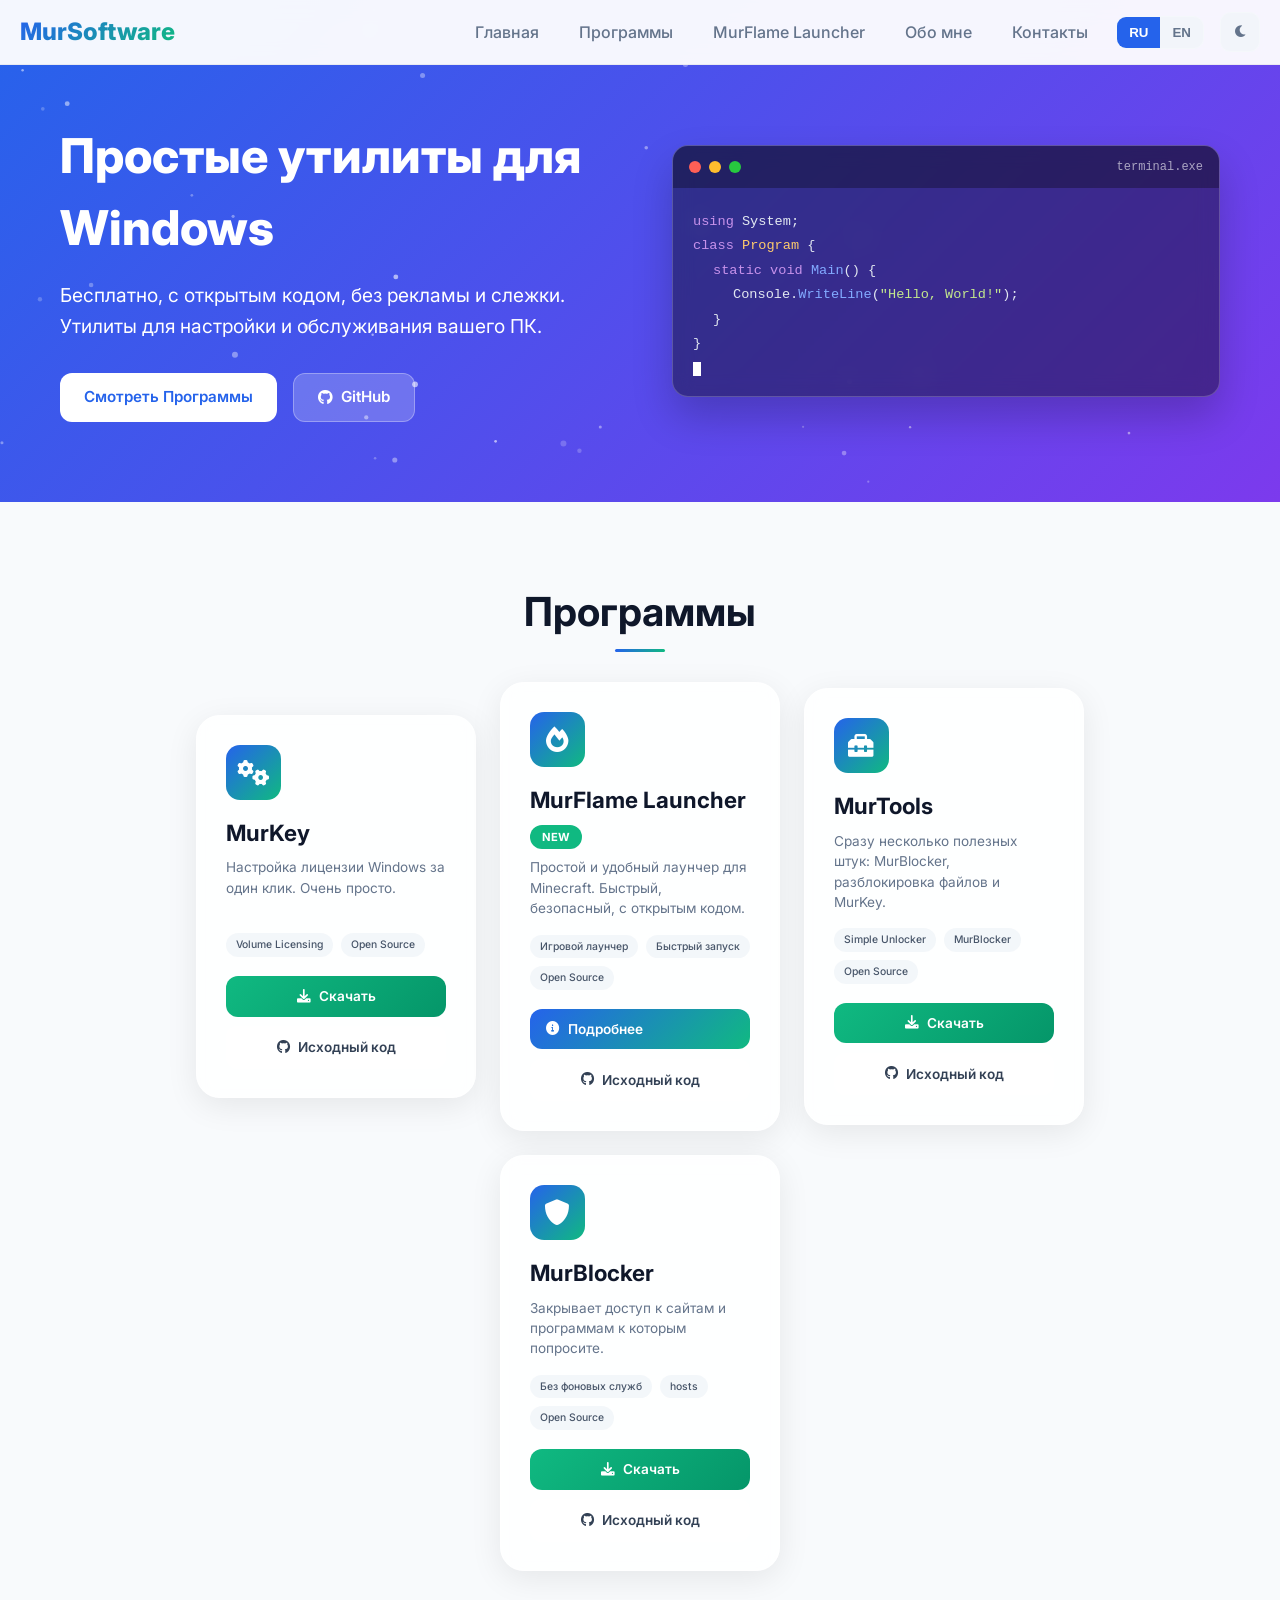
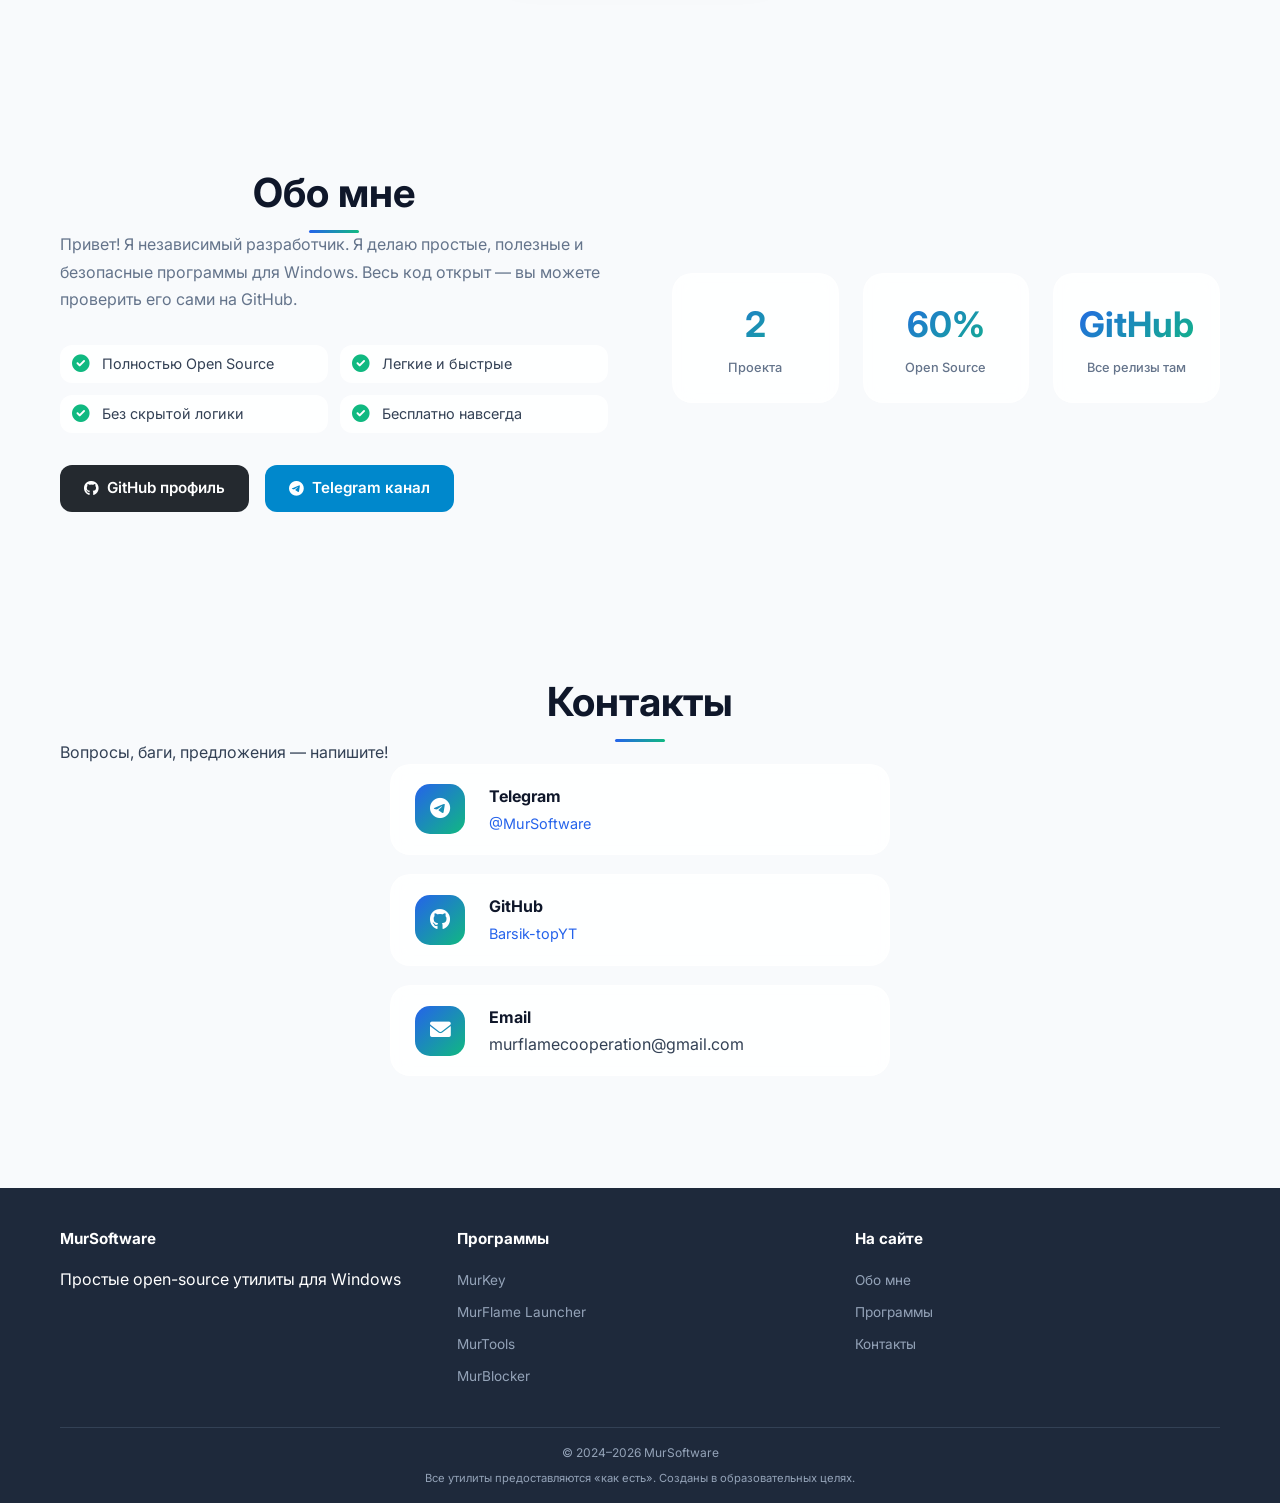
<file: index.html>
<!DOCTYPE html>
<html lang="ru">
<head>
    <meta charset="UTF-8">
    <meta name="viewport" content="width=device-width, initial-scale=1.0, viewport-fit=cover">
    <meta name="description" content="MurSoftware — простые и полезные open-source утилиты для Windows. Бесплатно, без рекламы.">
    <title>MurSoftware — простые утилиты для Windows</title>
    <script>
        (function() {
            const stored = localStorage.getItem('mursoft-theme');
            const prefersDark = window.matchMedia && window.matchMedia('(prefers-color-scheme: dark)').matches;
            const dark = stored === 'dark' || (!stored && prefersDark);
            document.documentElement.setAttribute('data-theme', dark ? 'dark' : 'light');
        })();
    </script>
    <style>
        
        :root {
            --bg-body: #f8fafc;
            --bg-header: rgba(255, 255, 255, 0.95);
            --bg-header-scroll: rgba(255, 255, 255, 0.98);
            --header-border: rgba(0, 0, 0, 0.05);
            --text-primary: #334155;
            --text-heading: #0f172a;
            --text-muted: #64748b;
            --accent: #2563eb;
            --accent-hover: #1d4ed8;
            --card-bg: rgba(255, 255, 255, 0.85);
            --card-border: rgba(255, 255, 255, 0.3);
            --card-shadow: 0 8px 32px rgba(0, 0, 0, 0.08);
            --card-shadow-hover: 0 20px 35px rgba(0, 0, 0, 0.12);
            --tag-bg: rgba(241, 245, 249, 0.8);
            --tag-color: #475569;
            --footer-bg: #1e293b;
            --footer-heading: #f1f5f9;
            --footer-link: #94a3b8;
            --footer-bottom-border: #334155;
            --bar-color: #333;
            --nav-mobile-bg: #ffffff;
            --hero-gradient-start: #2563eb;
            --hero-gradient-end: #7c3aed;
        }

        [data-theme="dark"] {
            --bg-body: #0f172a;
            --bg-header: rgba(15, 23, 42, 0.95);
            --bg-header-scroll: rgba(15, 23, 42, 0.98);
            --header-border: rgba(255, 255, 255, 0.05);
            --text-primary: #cbd5e1;
            --text-heading: #f8fafc;
            --text-muted: #94a3b8;
            --accent: #60a5fa;
            --accent-hover: #3b82f6;
            --card-bg: rgba(30, 41, 59, 0.85);
            --card-border: rgba(51, 65, 85, 0.5);
            --card-shadow: 0 8px 32px rgba(0, 0, 0, 0.25);
            --card-shadow-hover: 0 20px 35px rgba(0, 0, 0, 0.35);
            --tag-bg: rgba(51, 65, 85, 0.8);
            --tag-color: #cbd5e1;
            --footer-bg: #020617;
            --nav-mobile-bg: #1e293b;
            --bar-color: #e2e8f0;
        }

        * {
            margin: 0;
            padding: 0;
            box-sizing: border-box;
        }

        body {
            font-family: 'Inter', -apple-system, BlinkMacSystemFont, sans-serif;
            line-height: 1.5;
            color: var(--text-primary);
            background-color: var(--bg-body);
            overflow-x: hidden;
        }

        .container {
            width: 100%;
            max-width: 1200px;
            margin: 0 auto;
            padding: 0 20px;
        }

        .header {
            background: var(--bg-header);
            backdrop-filter: blur(10px);
            position: fixed;
            top: 0;
            left: 0;
            right: 0;
            z-index: 1000;
            border-bottom: 1px solid var(--header-border);
            transition: all 0.3s ease;
        }

        .header.header-scrolled {
            background: var(--bg-header-scroll);
            box-shadow: 0 4px 20px rgba(0, 0, 0, 0.06);
        }

        .nav-container {
            display: flex;
            justify-content: space-between;
            align-items: center;
            height: 64px;
            padding: 0 20px;
        }

        .logo-link {
            font-size: 1.5rem;
            font-weight: 800;
            text-decoration: none;
            background: linear-gradient(135deg, var(--accent), #10b981);
            background-clip: text;
            -webkit-background-clip: text;
            -webkit-text-fill-color: transparent;
            transition: transform 0.3s ease;
        }

        .logo-link:hover {
            transform: scale(1.02);
        }

        .nav-menu {
            display: flex;
            list-style: none;
            gap: 1rem;
            align-items: center;
        }

        .nav-link {
            text-decoration: none;
            color: var(--text-muted);
            font-weight: 500;
            padding: 8px 12px;
            border-radius: 8px;
            transition: all 0.2s ease;
            position: relative;
        }

        .nav-link::after {
            content: '';
            position: absolute;
            bottom: 0;
            left: 50%;
            width: 0;
            height: 2px;
            background: var(--accent);
            transition: all 0.3s ease;
            transform: translateX(-50%);
        }

        .nav-link:hover::after {
            width: 70%;
        }

        .nav-link:hover {
            color: var(--accent);
            background: rgba(37, 99, 235, 0.05);
        }

        .theme-toggle {
            background: var(--tag-bg);
            border: 1px solid var(--card-border);
            color: var(--text-muted);
            width: 40px;
            height: 40px;
            border-radius: 10px;
            cursor: pointer;
            display: flex;
            align-items: center;
            justify-content: center;
            transition: all 0.3s ease;
        }

        .theme-toggle:hover {
            transform: rotate(10deg);
            color: var(--accent);
            border-color: var(--accent);
        }

        .theme-toggle .fa-sun { display: none; }
        [data-theme="dark"] .theme-toggle .fa-moon { display: none; }
        [data-theme="dark"] .theme-toggle .fa-sun { display: inline; }

        .lang-switch {
            display: flex;
            border: 1px solid var(--card-border);
            border-radius: 10px;
            overflow: hidden;
            background: var(--tag-bg);
        }

        .lang-btn {
            border: none;
            background: transparent;
            color: var(--text-muted);
            font-weight: 600;
            padding: 8px 12px;
            cursor: pointer;
            transition: all 0.2s;
        }

        .lang-btn:hover { color: var(--accent); }
        .lang-btn.active {
            background: var(--accent);
            color: white;
        }

        .hamburger {
            display: none;
            flex-direction: column;
            cursor: pointer;
            gap: 5px;
        }

        .hamburger span {
            width: 25px;
            height: 3px;
            background: var(--bar-color);
            border-radius: 2px;
            transition: 0.3s ease;
        }

        .hero {
            padding: 120px 0 80px;
            background: linear-gradient(135deg, var(--hero-gradient-start) 0%, var(--hero-gradient-end) 100%);
            color: white;
            position: relative;
            overflow: hidden;
        }

        #particlesCanvas {
            position: absolute;
            top: 0;
            left: 0;
            width: 100%;
            height: 100%;
            pointer-events: none;
        }

        .hero-container {
            display: grid;
            grid-template-columns: 1fr 1fr;
            gap: 4rem;
            align-items: center;
            position: relative;
            z-index: 2;
        }

        .hero-title {
            font-size: 3rem;
            font-weight: 800;
            margin-bottom: 1rem;
            animation: fadeInUp 0.6s ease;
        }

        .hero-subtitle {
            font-size: 1.2rem;
            opacity: 0.95;
            margin-bottom: 2rem;
            line-height: 1.6;
            animation: fadeInUp 0.6s ease 0.1s both;
        }

        @keyframes fadeInUp {
            from { opacity: 0; transform: translateY(20px); }
            to { opacity: 1; transform: translateY(0); }
        }

        .hero-buttons {
            display: flex;
            gap: 1rem;
            flex-wrap: wrap;
            animation: fadeInUp 0.6s ease 0.2s both;
        }

        .hero-animation {
            animation: float 3s ease-in-out infinite;
        }

        @keyframes float {
            0%, 100% { transform: translateY(0); }
            50% { transform: translateY(-8px); }
        }

        .code-window {
            background: rgba(0, 0, 0, 0.4);
            backdrop-filter: blur(10px);
            border-radius: 16px;
            overflow: hidden;
            border: 1px solid rgba(255, 255, 255, 0.2);
            box-shadow: 0 20px 40px rgba(0, 0, 0, 0.2);
        }

        .code-header {
            background: rgba(0, 0, 0, 0.3);
            padding: 12px 16px;
            display: flex;
            gap: 8px;
            align-items: center;
        }

        .code-title {
            margin-left: auto;
            font-size: 0.75rem;
            font-family: monospace;
            opacity: 0.6;
        }

        .dot {
            width: 12px;
            height: 12px;
            border-radius: 50%;
        }
        .dot.red { background: #ff5f56; }
        .dot.yellow { background: #ffbd2e; }
        .dot.green { background: #27c93f; }

        .code-body {
            padding: 20px;
            font-family: 'Courier New', monospace;
            font-size: 0.85rem;
            color: #e2e8f0;
        }

        .code-line {
            margin: 4px 0;
            opacity: 0;
            animation: codeReveal 0.4s ease forwards;
        }
        .code-line:nth-child(1) { animation-delay: 0.1s; }
        .code-line:nth-child(2) { animation-delay: 0.2s; }
        .code-line:nth-child(3) { animation-delay: 0.3s; }
        .code-line:nth-child(4) { animation-delay: 0.4s; }
        .code-line:nth-child(5) { animation-delay: 0.5s; }
        .code-line:nth-child(6) { animation-delay: 0.6s; }

        .cursor-line {
            width: 8px;
            height: 14px;
            background: white;
            margin-top: 8px;
            animation: blink 1s step-end infinite;
        }

        @keyframes blink {
            0%, 100% { opacity: 1; }
            50% { opacity: 0; }
        }

        @keyframes codeReveal {
            from { opacity: 0; transform: translateX(-15px); }
            to { opacity: 1; transform: translateX(0); }
        }

        .code-line .keyword { color: #c792ea; }
        .code-line .class-name { color: #ffcb6b; }
        .code-line .function { color: #82aaff; }
        .code-line .string { color: #c3e88d; }
        .indent { margin-left: 20px; }
        .indent2 { margin-left: 40px; }

        .btn {
            display: inline-flex;
            align-items: center;
            gap: 0.5rem;
            padding: 12px 24px;
            border-radius: 12px;
            text-decoration: none;
            font-weight: 600;
            transition: all 0.25s ease;
            cursor: pointer;
            border: none;
            font-size: 0.95rem;
            position: relative;
            overflow: hidden;
        }

        .btn::before {
            content: '';
            position: absolute;
            top: 50%;
            left: 50%;
            width: 0;
            height: 0;
            border-radius: 50%;
            background: rgba(255, 255, 255, 0.3);
            transform: translate(-50%, -50%);
            transition: width 0.5s, height 0.5s;
        }

        .btn:hover::before {
            width: 200px;
            height: 200px;
        }

        .btn-primary {
            background: white;
            color: var(--accent);
        }
        .btn-primary:hover { transform: translateY(-2px); box-shadow: 0 8px 20px rgba(0, 0, 0, 0.15); }

        .btn-secondary {
            background: rgba(255, 255, 255, 0.2);
            color: white;
            border: 1px solid rgba(255, 255, 255, 0.3);
        }
        .btn-secondary:hover { background: rgba(255, 255, 255, 0.3); transform: translateY(-2px); }

        .btn-release {
            background: linear-gradient(135deg, #10b981, #059669);
            color: white;
            justify-content: center;
        }
        .btn-release:hover { transform: translateY(-2px); box-shadow: 0 6px 15px rgba(16, 185, 129, 0.3); }

        .btn-source {
            background: rgba(255, 255, 255, 0.1);
            backdrop-filter: blur(5px);
            color: var(--text-primary);
            border: 1px solid var(--card-border);
            justify-content: center;
        }
        .btn-source:hover { background: rgba(255, 255, 255, 0.2); transform: translateY(-2px); }

        .btn-github-large, .btn-telegram-large {
            background: #24292f;
            color: white;
        }
        .btn-telegram-large { background: #0088cc; }
        .btn-github-large:hover, .btn-telegram-large:hover { transform: translateY(-2px); }

        .programs {
            padding: 80px 0;
        }

        .section-title {
            font-size: 2.5rem;
            font-weight: 700;
            text-align: center;
            margin-bottom: 0.5rem;
            color: var(--text-heading);
            position: relative;
            display: inline-block;
            width: 100%;
        }

        .section-title::after {
            content: '';
            position: absolute;
            bottom: -10px;
            left: 50%;
            transform: translateX(-50%);
            width: 50px;
            height: 3px;
            background: linear-gradient(90deg, var(--accent), #10b981);
            border-radius: 3px;
        }

        .programs-grid {
            display: flex;
            flex-wrap: wrap;
            justify-content: center;
            align-items: center;
            gap: 1.5rem;
            position: relative;
            margin-top: 2rem;
            margin-bottom: 2rem;
        }

        .program-card {
            background: var(--card-bg);
            backdrop-filter: blur(10px);
            border-radius: 24px;
            padding: 1.8rem;
            width: 280px;
            box-shadow: var(--card-shadow);
            border: 1px solid var(--card-border);
            transition: all 0.4s cubic-bezier(0.4, 0, 0.2, 1);
            position: relative;
            overflow: hidden;
            animation: cardAppear 0.4s ease backwards;
        }

        .program-card:nth-child(1) { animation-delay: 0.05s; }
        .program-card:nth-child(2) { animation-delay: 0.1s; }
        .program-card:nth-child(3) { animation-delay: 0.15s; }
        .program-card:nth-child(4) { animation-delay: 0.2s; }

        @keyframes cardAppear {
            from { opacity: 0; transform: scale(0.95); }
            to { opacity: 1; transform: scale(1); }
        }

        @media (min-width: 901px) {
            .program-card:nth-child(1) { transform: rotate(-4deg) translateY(8px) translateX(6px); z-index: 1; }
            .program-card:nth-child(2) { transform: rotate(-1deg) translateY(2px) translateX(3px); z-index: 2; }
            .program-card:nth-child(3) { transform: rotate(0deg) translateY(0px) translateX(0px); z-index: 4; }
            .program-card:nth-child(4) { transform: rotate(3deg) translateY(5px) translateX(-5px); z-index: 3; }

            .programs-grid:hover .program-card {
                transform: rotate(0deg) translateY(0) translateX(0);
            }

            .program-card:hover {
                transform: scale(1.04) translateY(-10px) translateX(0) !important;
                z-index: 10;
                box-shadow: var(--card-shadow-hover);
            }

            .programs-grid:hover .program-card:not(:hover) {
                opacity: 0.7;
            }
        }

        .program-card::after {
            content: '';
            position: absolute;
            top: 0;
            left: -100%;
            width: 100%;
            height: 3px;
            background: linear-gradient(90deg, var(--accent), #10b981);
            transition: left 0.4s ease;
        }

        .program-card:hover::after {
            left: 0;
        }

        .program-icon {
            width: 55px;
            height: 55px;
            background: linear-gradient(135deg, var(--accent), #10b981);
            border-radius: 14px;
            display: flex;
            align-items: center;
            justify-content: center;
            margin-bottom: 1rem;
            transition: all 0.3s ease;
        }

        .program-card:hover .program-icon {
            transform: scale(1.05);
        }

        .program-icon i { font-size: 1.6rem; color: white; }

        .program-title {
            font-size: 1.4rem;
            font-weight: 700;
            margin-bottom: 0.5rem;
            color: var(--text-heading);
            display: flex;
            align-items: center;
            flex-wrap: wrap;
            gap: 8px;
        }

        .program-description {
            color: var(--text-muted);
            margin-bottom: 1rem;
            font-size: 0.85rem;
            line-height: 1.5;
            min-height: 60px;
        }

        .program-features {
            display: flex;
            flex-wrap: wrap;
            gap: 0.5rem;
            margin-bottom: 1.2rem;
        }

        .feature-tag {
            background: var(--tag-bg);
            backdrop-filter: blur(5px);
            color: var(--tag-color);
            padding: 4px 10px;
            border-radius: 20px;
            font-size: 0.65rem;
            font-weight: 500;
            transition: all 0.2s;
        }

        .feature-tag:hover {
            background: var(--accent);
            color: white;
            transform: translateY(-1px);
        }

        .feature-tag-new {
            background: #10b981 !important;
            color: white !important;
            padding: 4px 12px !important;
            border-radius: 20px !important;
            font-size: 0.7rem !important;
            font-weight: 700 !important;
            display: inline-block !important;
            animation: pulse 2s ease-in-out infinite !important;
        }

        @keyframes pulse {
            0%, 100% { opacity: 1; transform: scale(1); box-shadow: 0 0 0 0 rgba(16, 185, 129, 0.4);}
            50% { opacity: 0.9; transform: scale(1.03); box-shadow: 0 0 0 5px rgba(16, 185, 129, 0);}
        }

        .program-download {
            display: flex;
            flex-direction: column;
            gap: 0.6rem;
        }
        .program-download .btn { width: 100%; padding: 10px 16px; font-size: 0.85rem; }

        .about {
            background: var(--bg-body);
            padding: 80px 0;
        }

        .about-content {
            display: grid;
            grid-template-columns: 1fr 1fr;
            gap: 4rem;
            align-items: center;
        }

        .about-description {
            color: var(--text-muted);
            font-size: 1rem;
            line-height: 1.7;
            margin-bottom: 2rem;
        }

        .about-features {
            display: grid;
            grid-template-columns: 1fr 1fr;
            gap: 0.8rem;
            margin-bottom: 2rem;
        }

        .feature-item {
            display: flex;
            align-items: center;
            gap: 0.75rem;
            padding: 8px 12px;
            background: var(--card-bg);
            backdrop-filter: blur(5px);
            border-radius: 12px;
            transition: all 0.25s;
            font-size: 0.9rem;
        }

        .feature-item:hover {
            transform: translateX(5px);
            background: var(--accent);
            color: white;
        }
        .feature-item:hover i { color: white; }
        .feature-item i { color: #10b981; font-size: 1.1rem; }

        .about-stats {
            display: grid;
            grid-template-columns: repeat(3, 1fr);
            gap: 1.5rem;
        }

        .stat-item {
            background: var(--card-bg);
            backdrop-filter: blur(10px);
            padding: 1.5rem 1rem;
            border-radius: 20px;
            text-align: center;
            border: 1px solid var(--card-border);
            transition: all 0.25s ease;
        }

        .stat-item:hover {
            transform: translateY(-5px);
            box-shadow: var(--card-shadow-hover);
        }

        .stat-number {
            font-size: 2.2rem;
            font-weight: 700;
            background: linear-gradient(135deg, var(--accent), #10b981);
            background-clip: text;
            -webkit-background-clip: text;
            -webkit-text-fill-color: transparent;
            margin-bottom: 0.5rem;
        }
        .stat-label { color: var(--text-muted); font-size: 0.8rem; font-weight: 500; }

        .about-buttons { display: flex; flex-wrap: wrap; gap: 1rem; }

        .contact {
            padding: 80px 0;
        }

        .contact-content {
            display: flex;
            flex-direction: column;
            gap: 1.2rem;
            max-width: 500px;
            margin: 0 auto;
        }

        .contact-item {
            display: flex;
            align-items: center;
            gap: 1.5rem;
            background: var(--card-bg);
            backdrop-filter: blur(10px);
            padding: 1.2rem 1.5rem;
            border-radius: 20px;
            border: 1px solid var(--card-border);
            transition: all 0.25s ease;
        }

        .contact-item:hover {
            transform: translateX(8px);
            box-shadow: var(--card-shadow-hover);
        }

        .contact-item i {
            width: 50px;
            height: 50px;
            background: linear-gradient(135deg, var(--accent), #10b981);
            border-radius: 15px;
            display: flex;
            align-items: center;
            justify-content: center;
            color: white;
            font-size: 1.3rem;
            transition: all 0.25s;
        }

        .contact-item:hover i {
            transform: scale(1.05);
        }

        .contact-item h4 { margin-bottom: 3px; color: var(--text-heading); font-size: 1rem; }
        .contact-item a { color: var(--accent); text-decoration: none; font-size: 0.9rem; }

        .footer {
            background: var(--footer-bg);
            color: white;
            padding: 2.5rem 0 1rem;
            margin-top: 2rem;
        }

        .footer-content {
            display: grid;
            grid-template-columns: repeat(auto-fit, minmax(200px, 1fr));
            gap: 2rem;
            margin-bottom: 2rem;
        }

        .footer-section h3, .footer-section h4 { margin-bottom: 1rem; color: white; font-size: 0.95rem; }
        .footer-section ul { list-style: none; }
        .footer-section ul li { margin-bottom: 0.5rem; }
        .footer-section a { color: var(--footer-link); text-decoration: none; transition: all 0.2s; display: inline-block; font-size: 0.85rem; }
        .footer-section a:hover { color: var(--accent); transform: translateX(3px); }

        .footer-bottom {
            border-top: 1px solid var(--footer-bottom-border);
            padding-top: 1rem;
            text-align: center;
            font-size: 0.75rem;
            color: var(--footer-link);
        }

        .footer-disclaimer { font-size: 0.7rem; margin-top: 0.5rem; }

        .scroll-to-top {
            position: fixed;
            bottom: 20px;
            right: 20px;
            width: 45px;
            height: 45px;
            background: linear-gradient(135deg, var(--accent), #10b981);
            color: white;
            border: none;
            border-radius: 50%;
            cursor: pointer;
            opacity: 0;
            visibility: hidden;
            transition: all 0.25s ease;
            z-index: 1000;
            display: flex;
            align-items: center;
            justify-content: center;
            font-size: 1.1rem;
            box-shadow: 0 4px 12px rgba(0, 0, 0, 0.15);
        }

        .scroll-to-top.visible {
            opacity: 1;
            visibility: visible;
        }

        .scroll-to-top:hover {
            transform: translateY(-3px);
        }

        @media (max-width: 900px) {
            .programs-grid { flex-direction: column; align-items: center; }
            .program-card { width: 100%; max-width: 360px; transform: none !important; }
            .programs-grid:hover .program-card { transform: none !important; }
            .program-card:hover { transform: translateY(-5px) scale(1.01) !important; }
            .programs-grid:hover .program-card:not(:hover) { opacity: 1; }
            .hero-container { grid-template-columns: 1fr; text-align: center; gap: 2rem; }
            .hero-title { font-size: 2rem; }
            .hero { padding: 100px 0 60px; }
            .hero-buttons { justify-content: center; }
            .section-title { font-size: 2rem; }
            .about-content { grid-template-columns: 1fr; gap: 2rem; text-align: center; }
            .about-features { grid-template-columns: 1fr; text-align: left; max-width: 300px; margin: 2rem auto; }
            .about-stats { grid-template-columns: 1fr; gap: 1rem; max-width: 280px; margin: 0 auto; }
            .about-buttons { justify-content: center; }
            .footer-content { grid-template-columns: 1fr; text-align: center; }
            .contact-item { justify-content: center; text-align: left; }
            .nav-menu {
                position: fixed;
                left: -100%;
                top: 64px;
                flex-direction: column;
                background: var(--nav-mobile-bg);
                width: 100%;
                text-align: center;
                transition: 0.3s;
                padding: 2rem;
                gap: 1.5rem;
                border-bottom: 1px solid var(--header-border);
                box-shadow: 0 10px 25px rgba(0, 0, 0, 0.08);
            }
            .nav-menu.active { left: 0; }
            .hamburger { display: flex; }
        }

        @media (max-width: 480px) {
            .container { padding: 0 16px; }
            .hero-title { font-size: 1.6rem; }
            .hero-subtitle { font-size: 0.95rem; }
            .btn { padding: 10px 18px; font-size: 0.85rem; }
            .program-card { padding: 1.2rem; }
            .code-body { font-size: 0.6rem; padding: 12px; }
        }

        .hamburger.active span:nth-child(1) {
            transform: rotate(45deg) translate(5px, 5px);
        }
        .hamburger.active span:nth-child(2) {
            opacity: 0;
        }
        .hamburger.active span:nth-child(3) {
            transform: rotate(-45deg) translate(7px, -6px);
        }
    </style>
    <link href="https://fonts.googleapis.com/css2?family=Inter:wght@400;500;600;700;800&display=swap" rel="stylesheet">
    <link rel="stylesheet" href="https://cdnjs.cloudflare.com/ajax/libs/font-awesome/6.0.0/css/all.min.css">
</head>
<body>
    <header class="header">
        <nav class="nav">
            <div class="nav-container">
                <div class="logo">
                    <a href="#" class="logo-link">MurSoftware</a>
                </div>
                <ul class="nav-menu">
                    <li><a href="#" class="nav-link" data-i18n="nav.home">Главная</a></li>
                    <li><a href="#programs" class="nav-link" data-i18n="nav.programs">Программы</a></li>
                    <!-- Файлы в одной папке, поэтому просто launcher.html -->
                    <li><a href="launcher.html" class="nav-link" data-i18n="nav.murflame">MurFlame Launcher</a></li>
                    <li><a href="#about" class="nav-link" data-i18n="nav.about">Обо мне</a></li>
                    <li><a href="#contact" class="nav-link" data-i18n="nav.contact">Контакты</a></li>
                    <li>
                        <div class="lang-switch" role="group">
                            <button type="button" class="lang-btn active" data-lang="ru">RU</button>
                            <button type="button" class="lang-btn" data-lang="en">EN</button>
                        </div>
                    </li>
                    <li>
                        <button type="button" class="theme-toggle" aria-label="Сменить тему">
                            <i class="fas fa-moon"></i>
                            <i class="fas fa-sun"></i>
                        </button>
                    </li>
                </ul>
                <div class="hamburger">
                    <span></span>
                    <span></span>
                    <span></span>
                </div>
            </div>
        </nav>
    </header>

    <main>
        <section id="home" class="hero">
            <canvas id="particlesCanvas"></canvas>
            <div class="container hero-container">
                <div class="hero-content">
                    <h1 class="hero-title" data-i18n="hero.title">Простые утилиты для Windows</h1>
                    <p class="hero-subtitle" data-i18n="hero.subtitle">
                        Бесплатно, с открытым кодом, без рекламы и слежки. Утилиты для настройки и обслуживания вашего ПК.
                    </p>
                    <div class="hero-buttons">
                        <a href="#programs" class="btn btn-primary" data-i18n="hero.btnProjects">Смотреть Программы</a>
                        <a href="https://github.com/Barsik-topYT" class="btn btn-secondary" target="_blank">
                            <i class="fab fa-github"></i>
                            <span data-i18n="hero.btnGithub">GitHub</span>
                        </a>
                    </div>
                </div>
                <div class="hero-animation">
                    <div class="code-window">
                        <div class="code-header">
                            <span class="dot red"></span>
                            <span class="dot yellow"></span>
                            <span class="dot green"></span>
                            <span class="code-title">terminal.exe</span>
                        </div>
                        <div class="code-body">
                            <div class="code-line"><span class="keyword">using</span> System;</div>
                            <div class="code-line"><span class="keyword">class</span> <span class="class-name">Program</span> {</div>
                            <div class="code-line indent">  <span class="keyword">static void</span> <span class="function">Main</span>() {</div>
                            <div class="code-line indent2">    Console.<span class="function">WriteLine</span>(<span class="string">"Hello, World!"</span>);</div>
                            <div class="code-line indent">  }</div>
                            <div class="code-line">}</div>
                            <div class="cursor-line"></div>
                        </div>
                    </div>
                </div>
            </div>
        </section>

        <section id="programs" class="programs">
            <div class="container">
                <h2 class="section-title" data-i18n="programs.title">Программы</h2>

                <div class="programs-grid">
                    <!-- MurKey -->
                    <div class="program-card" data-tilt>
                        <div class="program-icon"><i class="fas fa-cogs"></i></div>
                        <h3 class="program-title">MurKey</h3>
                        <p class="program-description" data-i18n="murkms.desc">Настройка корпоративного лицензирования Windows одной кнопкой.</p>
                        <div class="program-features">
                            <span class="feature-tag" data-i18n="murkms.tag1">Volume Licensing</span>
                            <span class="feature-tag" data-i18n="murkms.tag2">Open Source</span>
                        </div>
                        <div class="program-download">
                            <a href="https://github.com/Barsik-topYT/MurKey/releases/download/MurKey2.2/MurKey.2.2.exe" class="btn btn-release" target="_blank"><i class="fas fa-download"></i> <span data-i18n="common.download">Скачать</span></a>
                            <a href="https://github.com/Barsik-topYT/MurKey" class="btn btn-source" target="_blank"><i class="fab fa-github"></i> <span data-i18n="common.source">Исходный код</span></a>
                        </div>
                    </div>

                    <!-- MurFlame Launcher (теперь launcher.html в той же папке) -->
                    <div class="program-card" data-tilt>
                        <div class="program-icon"><i class="fas fa-fire"></i></div>
                        <h3 class="program-title">
                            MurFlame Launcher
                            <span class="feature-tag-new">NEW</span>
                        </h3>
                        <p class="program-description" data-i18n="murflame.desc">Простой и удобный лаунчер для Minecraft. Быстрый, безопасный, с открытым кодом.</p>
                        <div class="program-features">
                            <span class="feature-tag" data-i18n="murflame.tag1">Игровой лаунчер</span>
                            <span class="feature-tag" data-i18n="murflame.tag2">Быстрый запуск</span>
                            <span class="feature-tag" data-i18n="murflame.tag3">Open Source</span>
                        </div>
                        <div class="program-download">
                            <a href="launcher.html" class="btn btn-primary" style="background: linear-gradient(135deg, var(--accent), #10b981); color: white;">
                                <i class="fas fa-info-circle"></i> <span data-i18n="murflame.details">Подробнее</span>
                            </a>
                            <a href="https://github.com/Barsik-topYT/MurFlameLauncher" class="btn btn-source" target="_blank">
                                <i class="fab fa-github"></i> <span data-i18n="common.source">Исходный код</span>
                            </a>
                        </div>
                    </div>

                    <!-- MurTools -->
                    <div class="program-card" data-tilt>
                        <div class="program-icon"><i class="fas fa-toolbox"></i></div>
                        <h3 class="program-title">MurTools</h3>
                        <p class="program-description" data-i18n="murtools.desc">Набор утилит для повседневных задач: очистка, разблокировка файлов и другое.</p>
                        <div class="program-features">
                            <span class="feature-tag" data-i18n="murtools.tag1">Simple Unlocker</span>
                            <span class="feature-tag" data-i18n="murtools.tag2">MurBlocker</span>
                            <span class="feature-tag" data-i18n="murtools.tag3">Open Source</span>
                        </div>
                        <div class="program-download">
                            <a href="https://github.com/Barsik-topYT/MurTools/releases/download/MurTools3.0/MurTools.exe" class="btn btn-release" target="_blank"><i class="fas fa-download"></i> <span data-i18n="common.download">Скачать</span></a>
                            <a href="https://github.com/Barsik-topYT/MurTools" class="btn btn-source" target="_blank"><i class="fab fa-github"></i> <span data-i18n="common.source">Исходный код</span></a>
                        </div>
                    </div>

                    <!-- MurBlocker -->
                    <div class="program-card" data-tilt>
                        <div class="program-icon"><i class="fas fa-shield-alt"></i></div>
                        <h3 class="program-title">MurBlocker</h3>
                        <p class="program-description" data-i18n="murblocker.desc">Блокировка сайтов и приложений через файл hosts. Легко и без фоновых процессов.</p>
                        <div class="program-features">
                            <span class="feature-tag" data-i18n="murblocker.tag1">Без фоновых служб</span>
                            <span class="feature-tag" data-i18n="murblocker.tag2">hosts</span>
                            <span class="feature-tag" data-i18n="murblocker.tag3">Open Source</span>
                        </div>
                        <div class="program-download">
                            <a href="https://github.com/Barsik-topYT/MurBlocker/releases/download/MurBlocker1.5/MurBlocker.1.5.exe" class="btn btn-release" target="_blank"><i class="fas fa-download"></i> <span data-i18n="common.download">Скачать</span></a>
                            <a href="https://github.com/Barsik-topYT/MurBlocker" class="btn btn-source" target="_blank"><i class="fab fa-github"></i> <span data-i18n="common.source">Исходный код</span></a>
                        </div>
                    </div>
                </div>
            </div>
        </section>

        <section id="about" class="about">
            <div class="container">
                <div class="about-content">
                    <div class="about-text">
                        <h2 class="section-title" data-i18n="about.title">Обо мне</h2>
                        <p class="about-description" data-i18n="about.desc">
                            Привет! Я независимый разработчик. Я делаю простые, полезные и безопасные программы для Windows.
                            Весь код открыт — вы можете проверить его сами на GitHub.
                        </p>
                        <div class="about-features">
                            <div class="feature-item"><i class="fas fa-check-circle"></i> <span data-i18n="about.f1">Полностью Open Source</span></div>
                            <div class="feature-item"><i class="fas fa-check-circle"></i> <span data-i18n="about.f2">Легкие и быстрые</span></div>
                            <div class="feature-item"><i class="fas fa-check-circle"></i> <span data-i18n="about.f3">Без скрытой логики</span></div>
                            <div class="feature-item"><i class="fas fa-check-circle"></i> <span data-i18n="about.f4">Бесплатно навсегда</span></div>
                        </div>
                        <div class="about-buttons">
                            <a href="https://github.com/Barsik-topYT" class="btn btn-github-large" target="_blank"><i class="fab fa-github"></i> <span data-i18n="about.githubBtn">GitHub профиль</span></a>
                            <a href="https://t.me/MurSoftware" class="btn btn-telegram-large" target="_blank"><i class="fab fa-telegram-plane"></i> <span data-i18n="about.telegramBtn">Telegram канал</span></a>
                        </div>
                    </div>
                    <div class="about-stats">
                        <div class="stat-item" data-count="4"><div class="stat-number">0</div><div class="stat-label" data-i18n="stats.projects">Проекта</div></div>
                        <div class="stat-item" data-count="100"><div class="stat-number">0%</div><div class="stat-label" data-i18n="stats.opensource">Open Source</div></div>
                        <div class="stat-item"><div class="stat-number">GitHub</div><div class="stat-label" data-i18n="stats.releases">Все релизы там</div></div>
                    </div>
                </div>
            </div>
        </section>

        <section id="contact" class="contact">
            <div class="container">
                <h2 class="section-title" data-i18n="contact.title">Контакты</h2>
                <p class="section-subtitle" data-i18n="contact.subtitle">Вопросы, баги, предложения — напишите!</p>
                <div class="contact-content">
                    <div class="contact-item">
                        <i class="fab fa-telegram-plane"></i>
                        <div><h4 data-i18n="contact.telegram">Telegram</h4><p><a href="https://t.me/MurSoftware" target="_blank">@MurSoftware</a></p></div>
                    </div>
                    <div class="contact-item">
                        <i class="fab fa-github"></i>
                        <div><h4 data-i18n="contact.github">GitHub</h4><p><a href="https://github.com/Barsik-topYT" target="_blank">Barsik-topYT</a></p></div>
                    </div>
                    <div class="contact-item">
                        <i class="fas fa-envelope"></i>
                        <div><h4 data-i18n="contact.email">Email</h4><p>murflamecooperation@gmail.com</p></div>
                    </div>
                </div>
            </div>
        </section>
    </main>

    <footer class="footer">
        <div class="container">
            <div class="footer-content">
                <div class="footer-section">
                    <h3>MurSoftware</h3>
                    <p data-i18n="footer.tagline">Простые open-source утилиты для Windows</p>
                </div>
                <div class="footer-section">
                    <h4 data-i18n="footer.projects">Программы</h4>
                    <ul>
                        <li><a href="https://github.com/Barsik-topYT/MurKey" target="_blank">MurKey</a></li>
                        <!-- Файлы в одной папке, поэтому launcher.html -->
                        <li><a href="launcher.html">MurFlame Launcher</a></li>
                        <li><a href="https://github.com/Barsik-topYT/MurTools" target="_blank">MurTools</a></li>
                        <li><a href="https://github.com/Barsik-topYT/MurBlocker" target="_blank">MurBlocker</a></li>
                    </ul>
                </div>
                <div class="footer-section">
                    <h4 data-i18n="footer.site">На сайте</h4>
                    <ul>
                        <li><a href="#about" data-i18n="footer.about">Обо мне</a></li>
                        <li><a href="#programs" data-i18n="footer.programs">Программы</a></li>
                        <li><a href="#contact" data-i18n="footer.contact">Контакты</a></li>
                    </ul>
                </div>
            </div>
            <div class="footer-bottom">
                <p>&copy; 2024–2026 MurSoftware</p>
                <p class="footer-disclaimer" data-i18n="footer.disclaimer">Все утилиты предоставляются «как есть». Созданы в образовательных целях.</p>
            </div>
        </div>
    </footer>

    <script>
        // ==================== ПЕРЕВОДЫ ====================
        const translations = {
            ru: {
                'nav.home': 'Главная',
                'nav.programs': 'Программы',
                'nav.murflame': 'MurFlame Launcher',
                'nav.about': 'Обо мне',
                'nav.contact': 'Контакты',
                'hero.title': 'Простые утилиты для Windows',
                'hero.subtitle': 'Бесплатно, с открытым кодом, без рекламы и слежки. Утилиты для настройки и обслуживания вашего ПК.',
                'hero.btnProjects': 'Смотреть Программы',
                'hero.btnGithub': 'GitHub',
                'programs.title': 'Программы',
                'murkms.desc': 'Настройка лицензии Windows за один клик. Очень просто.',
                'murkms.tag1': 'Volume Licensing',
                'murkms.tag2': 'Open Source',
                'murflame.desc': 'Простой и удобный лаунчер для Minecraft. Быстрый, безопасный, с открытым кодом.',
                'murflame.tag1': 'Игровой лаунчер',
                'murflame.tag2': 'Быстрый запуск',
                'murflame.tag3': 'Open Source',
                'murflame.details': 'Подробнее',
                'murtools.desc': 'Сразу несколько полезных штук: MurBlocker, разблокировка файлов и MurKey.',
                'murtools.tag1': 'Simple Unlocker',
                'murtools.tag2': 'MurBlocker',
                'murtools.tag3': 'Open Source',
                'murblocker.desc': 'Закрывает доступ к сайтам и программам к которым попросите.',
                'murblocker.tag1': 'Без фоновых служб',
                'murblocker.tag2': 'hosts',
                'murblocker.tag3': 'Open Source',
                'common.download': 'Скачать',
                'common.source': 'Исходный код',
                'about.title': 'Обо мне',
                'about.desc': 'Привет! Я независимый разработчик. Я делаю простые, полезные и безопасные программы для Windows. Весь код открыт — вы можете проверить его сами на GitHub.',
                'about.f1': 'Полностью Open Source',
                'about.f2': 'Легкие и быстрые',
                'about.f3': 'Без скрытой логики',
                'about.f4': 'Бесплатно навсегда',
                'about.githubBtn': 'GitHub профиль',
                'about.telegramBtn': 'Telegram канал',
                'stats.projects': 'Проекта',
                'stats.opensource': 'Open Source',
                'stats.releases': 'Все релизы там',
                'contact.title': 'Контакты',
                'contact.subtitle': 'Вопросы, баги, предложения — напишите!',
                'contact.telegram': 'Telegram',
                'contact.github': 'GitHub',
                'contact.email': 'Email',
                'footer.tagline': 'Простые open-source утилиты для Windows',
                'footer.projects': 'Программы',
                'footer.site': 'На сайте',
                'footer.about': 'Обо мне',
                'footer.programs': 'Программы',
                'footer.contact': 'Контакты',
                'footer.disclaimer': 'Все утилиты предоставляются «как есть». Созданы в образовательных целях.'
            },
            en: {
                'nav.home': 'Home',
                'nav.programs': 'Projects',
                'nav.murflame': 'MurFlame Launcher',
                'nav.about': 'About',
                'nav.contact': 'Contact',
                'hero.title': 'Simple Windows Utilities',
                'hero.subtitle': 'Free, open source, no ads, no tracking. Utilities for tuning and maintaining your PC.',
                'hero.btnProjects': 'View Projects',
                'hero.btnGithub': 'GitHub',
                'programs.title': 'Projects',
                'murkms.desc': 'Configure Windows volume licensing with one click.',
                'murkms.tag1': 'Volume Licensing',
                'murkms.tag2': 'Open Source',
                'murflame.desc': 'A simple and convenient launcher for Minecraft. Fast, secure, open source.',
                'murflame.tag1': 'Game Launcher',
                'murflame.tag2': 'Fast Launch',
                'murflame.tag3': 'Open Source',
                'murflame.details': 'Details',
                'murtools.desc': 'A set of utilities for everyday tasks: cleaning, file unlocking, and more.',
                'murtools.tag1': 'Simple Unlocker',
                'murtools.tag2': 'MurBlocker',
                'murtools.tag3': 'Open Source',
                'murblocker.desc': 'Block websites and apps via the hosts file. Easy, with no background processes.',
                'murblocker.tag1': 'No background services',
                'murblocker.tag2': 'hosts',
                'murblocker.tag3': 'Open Source',
                'common.download': 'Download',
                'common.source': 'Source code',
                'about.title': 'About me',
                'about.desc': 'Hi! I\'m an indie developer. I make simple, useful, and safe programs for Windows. All code is open — you can check it yourself on GitHub.',
                'about.f1': 'Fully Open Source',
                'about.f2': 'Light & Fast',
                'about.f3': 'No hidden logic',
                'about.f4': 'Forever Free',
                'about.githubBtn': 'GitHub profile',
                'about.telegramBtn': 'Telegram channel',
                'stats.projects': 'Projects',
                'stats.opensource': 'Open Source',
                'stats.releases': 'All releases there',
                'contact.title': 'Contact',
                'contact.subtitle': 'Questions, bugs, suggestions — write us!',
                'contact.telegram': 'Telegram',
                'contact.github': 'GitHub',
                'contact.email': 'Email',
                'footer.tagline': 'Simple open-source Windows utilities',
                'footer.projects': 'Projects',
                'footer.site': 'On site',
                'footer.about': 'About',
                'footer.programs': 'Programs',
                'footer.contact': 'Contact',
                'footer.disclaimer': 'All utilities are provided "as is". Created for educational purposes.'
            }
        };

        let currentLang = localStorage.getItem('mursoft-lang') || 'ru';

        function applyTranslations() {
            document.querySelectorAll('[data-i18n]').forEach(el => {
                const key = el.getAttribute('data-i18n');
                if (translations[currentLang] && translations[currentLang][key]) {
                    if (el.tagName === 'INPUT' || el.tagName === 'TEXTAREA') {
                        el.placeholder = translations[currentLang][key];
                    } else {
                        el.textContent = translations[currentLang][key];
                    }
                }
            });
        }

        function setLang(lang) {
            currentLang = lang;
            localStorage.setItem('mursoft-lang', lang);
            applyTranslations();
            document.documentElement.lang = lang === 'ru' ? 'ru' : 'en';
            document.querySelectorAll('.lang-btn').forEach(btn => {
                btn.classList.toggle('active', btn.getAttribute('data-lang') === lang);
            });
        }

        // ==================== ОСТАЛЬНЫЕ СКРИПТЫ ====================
        
        const hamburger = document.querySelector('.hamburger');
        const navMenu = document.querySelector('.nav-menu');

        if (hamburger && navMenu) {
            hamburger.addEventListener('click', () => {
                hamburger.classList.toggle('active');
                navMenu.classList.toggle('active');
            });
            document.querySelectorAll('.nav-link').forEach(n => n.addEventListener('click', () => {
                hamburger.classList.remove('active');
                navMenu.classList.remove('active');
            }));
        }

        document.querySelectorAll('a[href^="#"]').forEach(anchor => {
            anchor.addEventListener('click', function (e) {
                e.preventDefault();
                const target = document.querySelector(this.getAttribute('href'));
                if (target) target.scrollIntoView({ behavior: 'smooth', block: 'start' });
            });
        });

        const themeToggle = document.querySelector('.theme-toggle');
        const THEME_KEY = 'mursoft-theme';

        function getTheme() { return document.documentElement.getAttribute('data-theme') || 'light'; }
        function setTheme(theme) {
            document.documentElement.setAttribute('data-theme', theme);
            try { localStorage.setItem(THEME_KEY, theme); } catch (e) {}
        }
        function toggleTheme() { setTheme(getTheme() === 'dark' ? 'light' : 'dark'); }

        if (themeToggle) {
            themeToggle.addEventListener('click', () => {
                toggleTheme();
                hamburger?.classList.remove('active');
                navMenu?.classList.remove('active');
            });
        }

        const langBtns = document.querySelectorAll('.lang-btn');
        langBtns.forEach(btn => {
            btn.addEventListener('click', () => {
                setLang(btn.getAttribute('data-lang'));
                hamburger?.classList.remove('active');
                navMenu?.classList.remove('active');
            });
        });

        function updateHeaderScroll() {
            document.querySelector('.header')?.classList.toggle('header-scrolled', window.scrollY > 50);
        }
        window.addEventListener('scroll', updateHeaderScroll);
        updateHeaderScroll();

        const canvas = document.getElementById('particlesCanvas');
        if (canvas) {
            const ctx = canvas.getContext('2d');
            let particles = [];
            
            function resizeCanvas() {
                canvas.width = canvas.offsetWidth;
                canvas.height = canvas.offsetHeight;
            }
            
            function createParticles() {
                particles = [];
                for (let i = 0; i < 40; i++) {
                    particles.push({
                        x: Math.random() * canvas.width,
                        y: Math.random() * canvas.height,
                        radius: Math.random() * 2 + 1,
                        speedX: (Math.random() - 0.5) * 0.4,
                        speedY: (Math.random() - 0.5) * 0.4,
                        opacity: Math.random() * 0.4 + 0.2
                    });
                }
            }
            
            function animateParticles() {
                if (!ctx) return;
                ctx.clearRect(0, 0, canvas.width, canvas.height);
                particles.forEach(p => {
                    p.x += p.speedX;
                    p.y += p.speedY;
                    if (p.x < 0) p.x = canvas.width;
                    if (p.x > canvas.width) p.x = 0;
                    if (p.y < 0) p.y = canvas.height;
                    if (p.y > canvas.height) p.y = 0;
                    ctx.beginPath();
                    ctx.arc(p.x, p.y, p.radius, 0, Math.PI * 2);
                    ctx.fillStyle = `rgba(255, 255, 255, ${p.opacity})`;
                    ctx.fill();
                });
                requestAnimationFrame(animateParticles);
            }
            
            window.addEventListener('resize', () => { resizeCanvas(); createParticles(); });
            resizeCanvas();
            createParticles();
            animateParticles();
        }

        document.querySelectorAll('[data-tilt]').forEach(card => {
            card.addEventListener('mousemove', (e) => {
                const rect = card.getBoundingClientRect();
                const x = e.clientX - rect.left;
                const y = e.clientY - rect.top;
                const centerX = rect.width / 2;
                const centerY = rect.height / 2;
                const rotateX = (y - centerY) / 25;
                const rotateY = (centerX - x) / 25;
                card.style.transform = `perspective(1000px) rotateX(${rotateX}deg) rotateY(${rotateY}deg) translateY(-3px)`;
            });
            card.addEventListener('mouseleave', () => { card.style.transform = ''; });
        });

        const observerOptions = { threshold: 0.1, rootMargin: '0px 0px -30px 0px' };
        const observer = new IntersectionObserver((entries) => {
            entries.forEach(entry => {
                if (entry.isIntersecting) {
                    entry.target.style.opacity = '1';
                    entry.target.style.transform = 'translateY(0)';
                    if (entry.target.classList.contains('stat-item') && entry.target.dataset.count) {
                        const counter = entry.target.querySelector('.stat-number');
                        const targetCount = parseInt(entry.target.dataset.count);
                        let current = 0;
                        const increment = targetCount / 40;
                        const updateCounter = () => {
                            current += increment;
                            if (current < targetCount) {
                                counter.textContent = Math.floor(current) + (targetCount === 100 ? '%' : '');
                                requestAnimationFrame(updateCounter);
                            } else {
                                counter.textContent = targetCount + (targetCount === 100 ? '%' : '');
                            }
                        };
                        updateCounter();
                    }
                }
            });
        }, observerOptions);

        document.addEventListener('DOMContentLoaded', () => {
            setLang(currentLang);
            document.querySelectorAll('.program-card, .stat-item, .contact-item, .about-text').forEach(el => {
                el.style.opacity = '0';
                el.style.transform = 'translateY(20px)';
                el.style.transition = 'opacity 0.4s ease, transform 0.4s ease';
                observer.observe(el);
            });
        });

        const scrollBtn = document.createElement('button');
        scrollBtn.innerHTML = '<i class="fas fa-arrow-up"></i>';
        scrollBtn.className = 'scroll-to-top';
        document.body.appendChild(scrollBtn);
        window.addEventListener('scroll', () => scrollBtn.classList.toggle('visible', window.pageYOffset > 300));
        scrollBtn.addEventListener('click', () => window.scrollTo({ top: 0, behavior: 'smooth' }));
    </script>
</body>
</html>
</file>
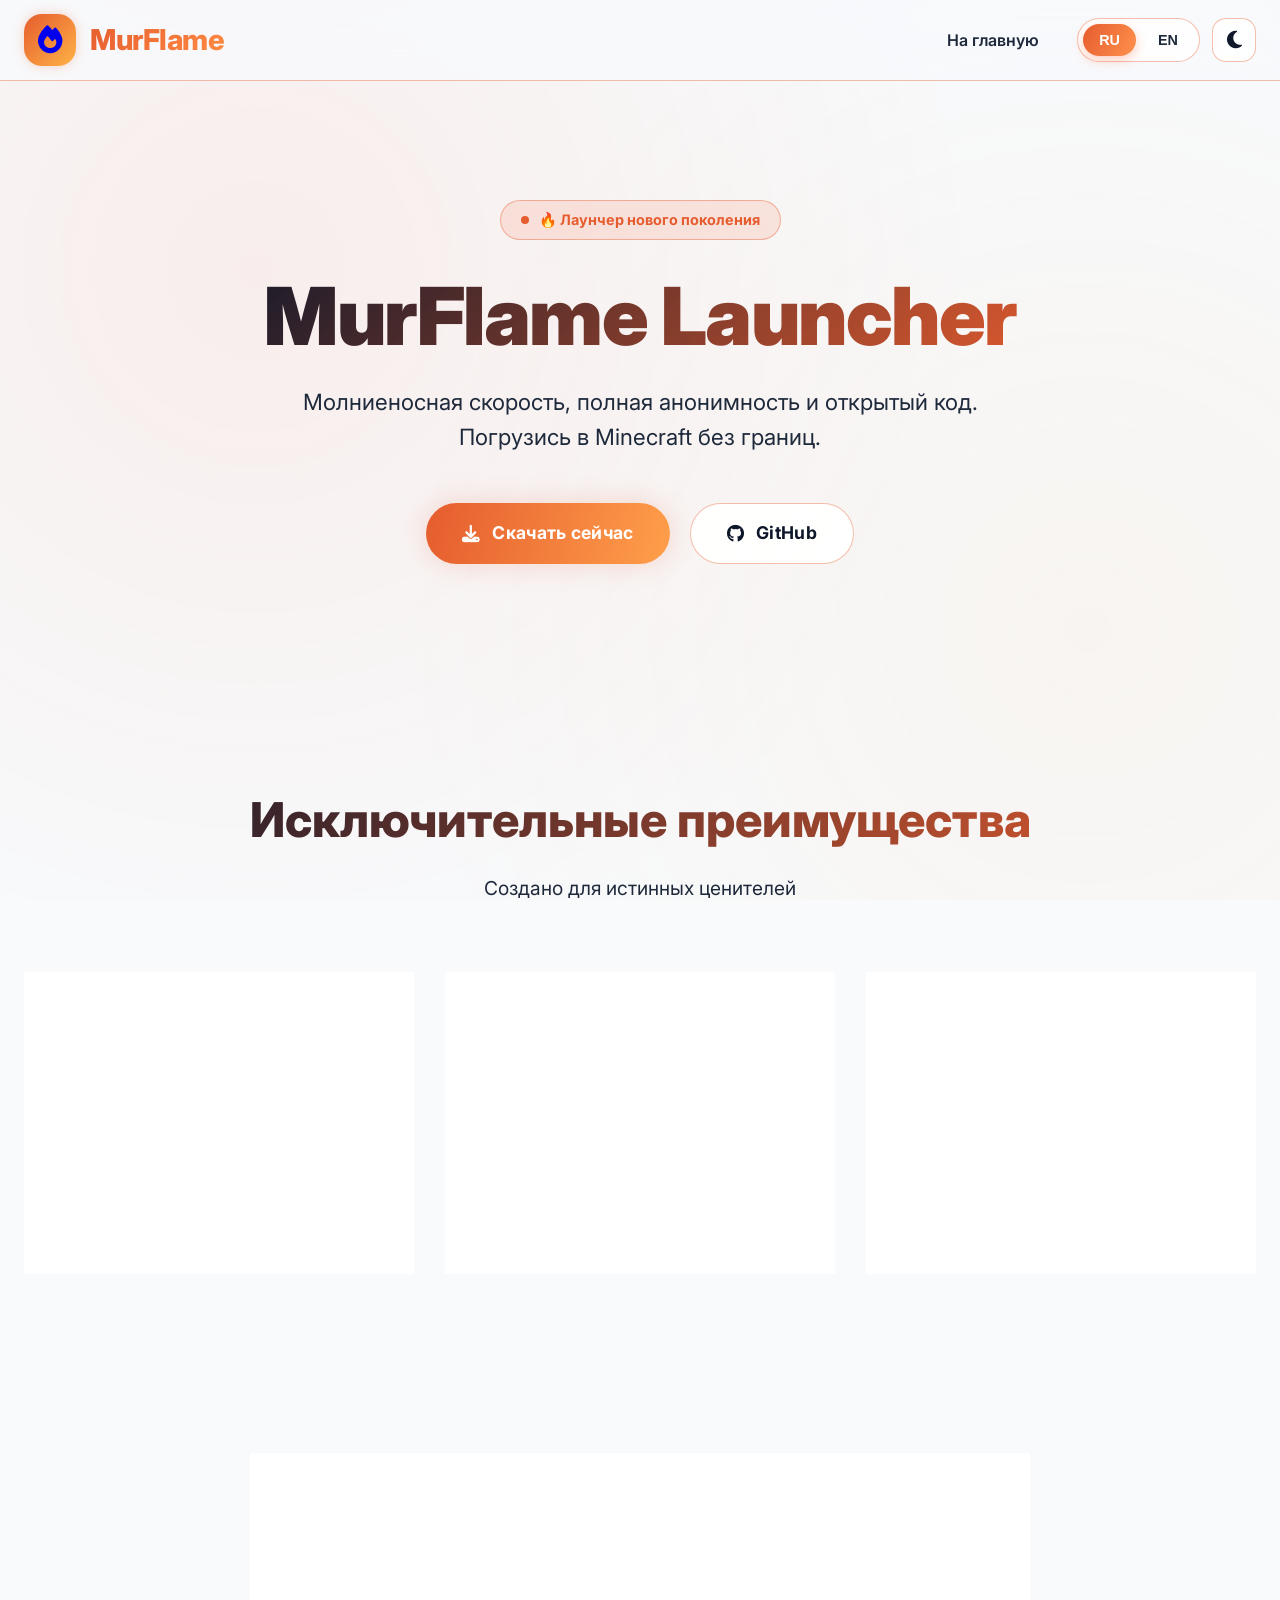
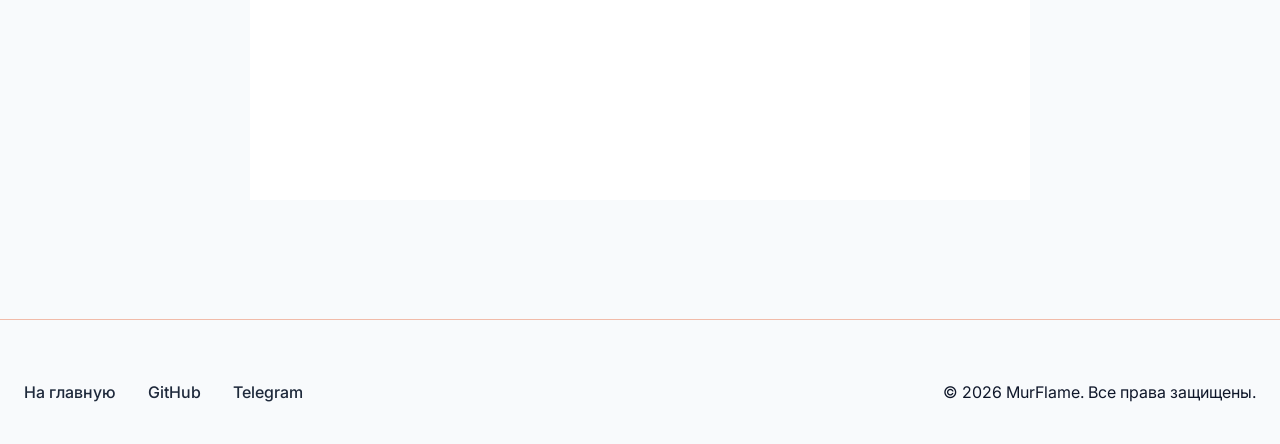
<file: Launcher/index.html>
<!DOCTYPE html>
<html lang="ru">
<head>
    <meta charset="UTF-8">
    <meta name="viewport" content="width=device-width, initial-scale=1.0, viewport-fit=cover">
    <meta name="description" content="MurFlame Launcher — простой и удобный лаунчер для Minecraft">
    <title>MurFlame Launcher | Современный игровой опыт</title>
    <script>
        (function() {
            const stored = localStorage.getItem('mursoft-theme');
            const prefersDark = window.matchMedia && window.matchMedia('(prefers-color-scheme: dark)').matches;
            const dark = stored === 'dark' || (!stored && prefersDark);
            document.documentElement.setAttribute('data-theme', dark ? 'dark' : 'light');
        })();
    </script>
    <style>
        * {
            margin: 0;
            padding: 0;
            box-sizing: border-box;
        }

        :root {
            --bg-primary: #0a0a14;
            --bg-secondary: #11111f;
            --bg-card: rgba(20, 25, 45, 0.85);
            --accent: #ff5e2e;
            --accent-glow: #ff3c00;
            --accent-hover: #ff7a4f;
            --text-primary: #ffffff;
            --text-secondary: #cbd5e6;
            --text-muted: #7e8ba3;
            --border: rgba(255, 107, 53, 0.25);
            --card-border: rgba(255, 107, 53, 0.2);
            --glow-sm: 0 0 12px rgba(255, 94, 46, 0.4);
            --glow: 0 0 30px rgba(255, 94, 46, 0.5);
            --glow-lg: 0 0 60px rgba(255, 94, 46, 0.3);
            --transition: all 0.4s cubic-bezier(0.2, 0.9, 0.4, 1.1);
        }

        [data-theme="light"] {
            --bg-primary: #f8fafc;
            --bg-secondary: #eef2f6;
            --bg-card: rgba(255, 255, 255, 0.92);
            --accent: #e55c2e;
            --accent-glow: #cc4a1e;
            --accent-hover: #ff784e;
            --text-primary: #0f172a;
            --text-secondary: #1e293b;
            --text-muted: #475569;
            --border: rgba(229, 92, 46, 0.4);
            --card-border: rgba(229, 92, 46, 0.3);
            --glow-sm: 0 0 12px rgba(229, 92, 46, 0.25);
            --glow: 0 0 28px rgba(229, 92, 46, 0.2);
            --glow-lg: 0 0 45px rgba(229, 92, 46, 0.15);
        }

        body {
            font-family: 'Inter', 'Segoe UI', system-ui, -apple-system, sans-serif;
            background: var(--bg-primary);
            color: var(--text-primary);
            line-height: 1.5;
            overflow-x: hidden;
            transition: background 0.3s ease, color 0.2s ease;
        }

        body::before {
            content: '';
            position: fixed;
            top: 0;
            left: 0;
            width: 100%;
            height: 100%;
            background: radial-gradient(circle at 20% 30%, rgba(255,94,46,0.08) 0%, transparent 60%),
                        radial-gradient(circle at 85% 70%, rgba(255,159,67,0.06) 0%, transparent 55%);
            pointer-events: none;
            z-index: 0;
        }

        .particles {
            position: fixed;
            top: 0;
            left: 0;
            width: 100%;
            height: 100%;
            pointer-events: none;
            z-index: 0;
            overflow: hidden;
        }

        .particle {
            position: absolute;
            width: 3px;
            height: 3px;
            background: radial-gradient(circle, var(--accent), #ffaa55);
            border-radius: 50%;
            opacity: 0;
            filter: blur(0.8px);
            animation: floatParticle 12s infinite linear;
            box-shadow: 0 0 6px var(--accent);
        }

        @keyframes floatParticle {
            0% {
                transform: translateY(100vh) translateX(0) rotate(0deg);
                opacity: 0;
            }
            15% { opacity: 0.8; }
            85% { opacity: 0.6; }
            100% {
                transform: translateY(-100vh) translateX(40px) rotate(360deg);
                opacity: 0;
            }
        }

        .container {
            max-width: 1280px;
            margin: 0 auto;
            padding: 0 24px;
            position: relative;
            z-index: 2;
        }

        header {
            position: fixed;
            top: 0;
            left: 0;
            right: 0;
            z-index: 1000;
            backdrop-filter: blur(16px);
            background: rgba(10, 10, 20, 0.75);
            border-bottom: 1px solid var(--border);
            transition: all 0.3s ease;
        }

        [data-theme="light"] header {
            background: rgba(248, 250, 252, 0.85);
        }

        .nav {
            display: flex;
            justify-content: space-between;
            align-items: center;
            height: 80px;
        }

        .logo {
            display: flex;
            align-items: center;
            gap: 14px;
            text-decoration: none;
            transition: transform 0.3s ease;
        }

        .logo:hover {
            transform: scale(1.02);
        }

        .logo-icon {
            width: 52px;
            height: 52px;
            background: linear-gradient(135deg, var(--accent), #ffb347);
            border-radius: 18px;
            display: flex;
            align-items: center;
            justify-content: center;
            font-size: 28px;
            box-shadow: var(--glow-sm);
            transition: var(--transition);
            animation: flameFlicker 1.8s infinite alternate;
        }

        @keyframes flameFlicker {
            0% {
                box-shadow: 0 0 0 0 rgba(255,94,46,0.4);
                transform: scale(1);
            }
            100% {
                box-shadow: 0 0 0 6px rgba(255,94,46,0);
                transform: scale(1.02);
            }
        }

        .logo-text {
            font-size: 1.8rem;
            font-weight: 800;
            background: linear-gradient(135deg, var(--accent), #ffbc6e);
            -webkit-background-clip: text;
            background-clip: text;
            -webkit-text-fill-color: transparent;
            letter-spacing: -0.5px;
        }

        [data-theme="light"] .logo-text {
            background: linear-gradient(135deg, #e55c2e, #ff8c42);
            -webkit-background-clip: text;
            background-clip: text;
            -webkit-text-fill-color: transparent;
        }

        .nav-right {
            display: flex;
            align-items: center;
            gap: 20px;
        }

        .nav-link {
            color: var(--text-secondary);
            text-decoration: none;
            font-weight: 600;
            padding: 8px 18px;
            border-radius: 40px;
            transition: var(--transition);
            position: relative;
        }

        .nav-link::after {
            content: '';
            position: absolute;
            bottom: 0;
            left: 50%;
            width: 0;
            height: 2px;
            background: var(--accent);
            transition: 0.3s ease;
            transform: translateX(-50%);
        }

        .nav-link:hover::after {
            width: 70%;
        }

        .nav-link:hover {
            color: var(--accent);
            background: rgba(255, 94, 46, 0.08);
        }

        .controls {
            display: flex;
            gap: 12px;
        }

        .control-btn {
            width: 44px;
            height: 44px;
            border-radius: 14px;
            border: 1px solid var(--border);
            background: var(--bg-card);
            color: var(--text-primary);
            cursor: pointer;
            display: flex;
            align-items: center;
            justify-content: center;
            transition: var(--transition);
            font-size: 20px;
            backdrop-filter: blur(4px);
        }

        .control-btn:hover {
            border-color: var(--accent);
            transform: translateY(-3px);
            box-shadow: var(--glow-sm);
        }

        .lang-switch {
            display: flex;
            gap: 6px;
            background: var(--bg-card);
            border-radius: 40px;
            padding: 5px;
            border: 1px solid var(--border);
            backdrop-filter: blur(8px);
        }

        .lang-btn {
            padding: 6px 16px;
            border: none;
            background: transparent;
            color: var(--text-secondary);
            font-weight: 700;
            cursor: pointer;
            border-radius: 30px;
            transition: var(--transition);
            font-size: 0.9rem;
        }

        .lang-btn.active {
            background: linear-gradient(120deg, var(--accent), #ff914d);
            color: white;
            box-shadow: 0 4px 12px rgba(255,94,46,0.3);
        }

        .hero {
            padding: 200px 0 120px;
            position: relative;
            overflow: hidden;
        }

        .hero-content {
            text-align: center;
            max-width: 880px;
            margin: 0 auto;
            animation: fadeUp 0.9s ease-out;
        }

        @keyframes fadeUp {
            from {
                opacity: 0;
                transform: translateY(35px);
            }
            to {
                opacity: 1;
                transform: translateY(0);
            }
        }

        .hero-badge {
            display: inline-flex;
            align-items: center;
            gap: 10px;
            padding: 8px 20px;
            background: rgba(255, 94, 46, 0.12);
            border: 1px solid var(--border);
            border-radius: 60px;
            color: var(--accent);
            font-weight: 700;
            font-size: 0.9rem;
            margin-bottom: 32px;
            backdrop-filter: blur(4px);
        }

        .hero-badge-dot {
            width: 8px;
            height: 8px;
            background: var(--accent);
            border-radius: 50%;
            animation: ripple 1.8s infinite;
        }

        @keyframes ripple {
            0% { transform: scale(1); opacity: 1; box-shadow: 0 0 0 0 var(--accent);}
            70% { transform: scale(1.4); opacity: 0.6; box-shadow: 0 0 0 6px rgba(255,94,46,0);}
            100% { transform: scale(1); opacity: 1;}
        }

        .hero-title {
            font-size: 5rem;
            font-weight: 900;
            line-height: 1.1;
            margin-bottom: 24px;
            background: linear-gradient(135deg, #FFFFFF 0%, var(--accent) 80%);
            -webkit-background-clip: text;
            background-clip: text;
            -webkit-text-fill-color: transparent;
            letter-spacing: -1.5px;
            animation: titleGlow 3s infinite alternate;
        }

        [data-theme="light"] .hero-title {
            background: linear-gradient(135deg, #0f172a 0%, #e55c2e 100%);
            -webkit-background-clip: text;
            background-clip: text;
            -webkit-text-fill-color: transparent;
        }

        @keyframes titleGlow {
            0% { filter: drop-shadow(0 0 0px rgba(255,94,46,0)); }
            100% { filter: drop-shadow(0 0 8px rgba(255,94,46,0.3)); }
        }

        .hero-subtitle {
            font-size: 1.4rem;
            color: var(--text-secondary);
            margin-bottom: 48px;
            line-height: 1.6;
            max-width: 720px;
            margin-left: auto;
            margin-right: auto;
        }

        .hero-buttons {
            display: flex;
            gap: 20px;
            justify-content: center;
            flex-wrap: wrap;
        }

        .btn {
            display: inline-flex;
            align-items: center;
            gap: 12px;
            padding: 16px 36px;
            border-radius: 60px;
            text-decoration: none;
            font-weight: 700;
            font-size: 1.1rem;
            transition: var(--transition);
            cursor: pointer;
            border: none;
            backdrop-filter: blur(5px);
            letter-spacing: 0.3px;
        }

        .btn-primary {
            background: linear-gradient(105deg, var(--accent), #ff9f4a);
            color: white;
            box-shadow: var(--glow);
            position: relative;
            overflow: hidden;
        }

        .btn-primary::before {
            content: '';
            position: absolute;
            top: 0;
            left: -100%;
            width: 100%;
            height: 100%;
            background: linear-gradient(90deg, transparent, rgba(255,255,255,0.3), transparent);
            transition: left 0.5s ease;
        }

        .btn-primary:hover::before {
            left: 100%;
        }

        .btn-primary:hover {
            transform: translateY(-5px) scale(1.02);
            box-shadow: 0 15px 35px rgba(255,94,46,0.5);
        }

        .btn-secondary {
            background: var(--bg-card);
            color: var(--text-primary);
            border: 1px solid var(--border);
            backdrop-filter: blur(8px);
        }

        .btn-secondary:hover {
            border-color: var(--accent);
            transform: translateY(-5px);
            box-shadow: var(--glow-sm);
            background: rgba(255,94,46,0.05);
        }

        .features {
            padding: 100px 0;
        }

        .section-header {
            text-align: center;
            margin-bottom: 70px;
        }

        .section-title {
            font-size: 3rem;
            font-weight: 800;
            margin-bottom: 18px;
            background: linear-gradient(125deg, var(--text-primary), var(--accent));
            -webkit-background-clip: text;
            background-clip: text;
            -webkit-text-fill-color: transparent;
        }

        .section-subtitle {
            font-size: 1.2rem;
            color: var(--text-secondary);
        }

        .features-grid {
            display: grid;
            grid-template-columns: repeat(auto-fit, minmax(320px, 1fr));
            gap: 32px;
        }

        .feature-card {
            background: var(--bg-card);
            border: 1px solid var(--card-border);
            border-radius: 32px;
            padding: 36px 28px;
            transition: var(--transition);
            position: relative;
            overflow: hidden;
            backdrop-filter: blur(12px);
        }

        .feature-card::before {
            content: '';
            position: absolute;
            top: 0;
            left: 0;
            right: 0;
            height: 4px;
            background: linear-gradient(90deg, var(--accent), #ffb347, var(--accent));
            transform: translateX(-100%);
            transition: transform 0.5s ease;
        }

        .feature-card:hover::before {
            transform: translateX(0);
        }

        .feature-card:hover {
            transform: translateY(-12px) scale(1.01);
            border-color: var(--accent);
            box-shadow: var(--glow-lg);
        }

        .feature-icon {
            width: 70px;
            height: 70px;
            background: linear-gradient(145deg, var(--accent), #ffa155);
            border-radius: 22px;
            display: flex;
            align-items: center;
            justify-content: center;
            font-size: 32px;
            margin-bottom: 28px;
            transition: transform 0.3s ease;
            box-shadow: var(--glow-sm);
        }

        .feature-card:hover .feature-icon {
            transform: rotate(5deg) scale(1.05);
        }

        .feature-title {
            font-size: 1.6rem;
            font-weight: 700;
            margin-bottom: 14px;
        }

        .feature-desc {
            color: var(--text-secondary);
            line-height: 1.6;
        }

        .download {
            padding: 80px 0 120px;
        }

        .download-box {
            background: var(--bg-card);
            border: 1px solid var(--card-border);
            border-radius: 48px;
            padding: 70px 40px;
            text-align: center;
            max-width: 780px;
            margin: 0 auto;
            position: relative;
            transition: var(--transition);
            backdrop-filter: blur(16px);
            overflow: hidden;
        }

        .download-box::before {
            content: '';
            position: absolute;
            inset: 0;
            background: radial-gradient(circle at 30% 20%, rgba(255,94,46,0.2), transparent 70%);
            opacity: 0;
            transition: opacity 0.5s;
        }

        .download-box:hover::before {
            opacity: 1;
        }

        .download-box:hover {
            transform: scale(1.01);
            border-color: var(--accent);
            box-shadow: var(--glow);
        }

        .download-title {
            font-size: 2.6rem;
            font-weight: 800;
            margin-bottom: 12px;
        }

        .download-subtitle {
            font-size: 1.2rem;
            color: var(--text-secondary);
            margin-bottom: 40px;
        }

        .download-buttons {
            display: flex;
            gap: 20px;
            justify-content: center;
            flex-wrap: wrap;
        }

        footer {
            padding: 60px 0 40px;
            border-top: 1px solid var(--border);
            position: relative;
            z-index: 2;
        }

        .footer-content {
            display: flex;
            justify-content: space-between;
            align-items: center;
            flex-wrap: wrap;
            gap: 20px;
        }

        .footer-links {
            display: flex;
            gap: 32px;
        }

        .footer-link {
            color: var(--text-secondary);
            text-decoration: none;
            transition: var(--transition);
            font-weight: 500;
        }

        .footer-link:hover {
            color: var(--accent);
            transform: translateY(-2px);
        }

        @media (max-width: 768px) {
            .hero-title {
                font-size: 2.8rem;
            }
            .hero-subtitle {
                font-size: 1.1rem;
            }
            .nav-link {
                display: none;
            }
            .download-box {
                padding: 40px 24px;
            }
            .section-title {
                font-size: 2.2rem;
            }
            .features-grid {
                grid-template-columns: 1fr;
            }
            .hero {
                padding: 160px 0 80px;
            }
        }
    </style>
    <link href="https://fonts.googleapis.com/css2?family=Inter:wght@400;500;600;700;800;900&display=swap" rel="stylesheet">
    <link rel="stylesheet" href="https://cdnjs.cloudflare.com/ajax/libs/font-awesome/6.4.0/css/all.min.css">
</head>
<body>
    <div class="particles" id="particles"></div>

    <header id="mainHeader">
        <div class="container">
            <nav class="nav">
                <a href="#" class="logo">
                    <div class="logo-icon">
                        <i class="fas fa-fire"></i>
                    </div>
                    <span class="logo-text">MurFlame</span>
                </a>
                <div class="nav-right">
                    <!-- Кнопка "На главную" ведёт на ../index.html (главная MurSoftware) -->
                    <a href="../index.html" class="nav-link" data-i18n="mf.back">На главную</a>
                    <div class="controls">
                        <div class="lang-switch">
                            <button class="lang-btn active" data-lang="ru">RU</button>
                            <button class="lang-btn" data-lang="en">EN</button>
                        </div>
                        <button class="control-btn" id="themeToggle" aria-label="Toggle theme">
                            <i class="fas fa-moon" id="themeIcon"></i>
                        </button>
                    </div>
                </div>
            </nav>
        </div>
    </header>

    <main>
        <section class="hero">
            <div class="container">
                <div class="hero-content">
                    <div class="hero-badge">
                        <span class="hero-badge-dot"></span>
                        <span data-i18n="mf.badge">🔥 Лаунчер нового поколения</span>
                    </div>
                    <h1 class="hero-title" data-i18n="mf.title">MurFlame Launcher</h1>
                    <p class="hero-subtitle" data-i18n="mf.subtitle">Молниеносная скорость, полная анонимность и открытый код. Погрузись в Minecraft без границ.</p>
                    <div class="hero-buttons">
                        <a href="https://github.com/Barsik-topYT/MurFlameLauncher/releases/download/MurFlame08.06.26/MurFlame_Launcher.exe" class="btn btn-primary" target="_blank">
                            <i class="fas fa-download"></i>
                            <span data-i18n="mf.download">Скачать сейчас</span>
                        </a>
                        <a href="https://github.com/Barsik-topYT/MurFlameLauncher" class="btn btn-secondary" target="_blank">
                            <i class="fab fa-github"></i>
                            <span data-i18n="mf.github">GitHub</span>
                        </a>
                    </div>
                </div>
            </div>
        </section>

        <section class="features">
            <div class="container">
                <div class="section-header">
                    <h2 class="section-title" data-i18n="mf.features.title">Исключительные преимущества</h2>
                    <p class="section-subtitle" data-i18n="mf.features.subtitle">Создано для истинных ценителей</p>
                </div>
                <div class="features-grid">
                    <div class="feature-card">
                        <div class="feature-icon"><i class="fas fa-bolt"></i></div>
                        <h3 class="feature-title" data-i18n="mf.f1.title">Атомная скорость</h3>
                        <p class="feature-desc" data-i18n="mf.f1.desc">Запускайся за доли секунды, забудь о долгих загрузках — оптимизация на максимум.</p>
                    </div>
                    <div class="feature-card">
                        <div class="feature-icon"><i class="fas fa-lock"></i></div>
                        <h3 class="feature-title" data-i18n="mf.f2.title">Абсолютная приватность</h3>
                        <p class="feature-desc" data-i18n="mf.f2.desc">Open Source код, никакой телеметрии. Только ты и твой любимый блоковый мир.</p>
                    </div>
                    <div class="feature-card">
                        <div class="feature-icon"><i class="fas fa-gem"></i></div>
                        <h3 class="feature-title" data-i18n="mf.f3.title">Эстетика и чистота</h3>
                        <p class="feature-desc" data-i18n="mf.f3.desc">Никакой рекламы, встроенных трекеров и мусора. Лаунчер, которым приятно пользоваться.</p>
                    </div>
                </div>
            </div>
        </section>

        <section class="download">
            <div class="container">
                <div class="download-box">
                    <h2 class="download-title" data-i18n="mf.download.title">Присоединяйся к MurFlame</h2>
                    <p class="download-subtitle" data-i18n="mf.download.subtitle">Свежая версия уже доступна. Начни своё приключение!</p>
                    <div class="download-buttons">
                        <a href="https://github.com/Barsik-topYT/MurFlameLauncher/releases/download/MurFlame08.06.26/MurFlame_Launcher.exe" class="btn btn-primary" target="_blank">
                            <i class="fas fa-download"></i>
                            <span data-i18n="mf.download">Windows версия</span>
                        </a>
                        <a href="https://github.com/Barsik-topYT/MurFlameLauncher" class="btn btn-secondary" target="_blank">
                            <i class="fab fa-github"></i>
                            <span data-i18n="mf.source">Исходный код</span>
                        </a>
                    </div>
                </div>
            </div>
        </section>
    </main>

    <footer>
        <div class="container">
            <div class="footer-content">
                <div class="footer-links">
                    <a href="../index.html" class="footer-link" data-i18n="mf.mainSite">На главную</a>
                    <a href="https://github.com/Barsik-topYT" class="footer-link" target="_blank">GitHub</a>
                    <a href="https://t.me/MurSoftware" class="footer-link" target="_blank">Telegram</a>
                </div>
                <p class="footer-copyright">© 2026 MurFlame. Все права защищены.</p>
            </div>
        </div>
    </footer>

    <script>
        // ==================== ПЕРЕВОДЫ ====================
        const translations = {
            ru: {
                'mf.back': 'На главную',
                'mf.badge': '🔥 Лаунчер нового поколения',
                'mf.title': 'MurFlame Launcher',
                'mf.subtitle': 'Молниеносная скорость, полная анонимность и открытый код. Погрузись в Minecraft без границ.',
                'mf.download': 'Скачать сейчас',
                'mf.github': 'GitHub',
                'mf.features.title': 'Исключительные преимущества',
                'mf.features.subtitle': 'Создано для истинных ценителей',
                'mf.f1.title': 'Атомная скорость',
                'mf.f1.desc': 'Запускайся за доли секунды, забудь о долгих загрузках — оптимизация на максимум.',
                'mf.f2.title': 'Абсолютная приватность',
                'mf.f2.desc': 'Open Source код, никакой телеметрии. Только ты и твой любимый блоковый мир.',
                'mf.f3.title': 'Эстетика и чистота',
                'mf.f3.desc': 'Никакой рекламы, встроенных трекеров и мусора. Лаунчер, которым приятно пользоваться.',
                'mf.download.title': 'Присоединяйся к MurFlame',
                'mf.download.subtitle': 'Свежая версия уже доступна. Начни своё приключение!',
                'mf.source': 'Исходный код',
                'mf.mainSite': 'На главную'
            },
            en: {
                'mf.back': 'Home',
                'mf.badge': '🔥 Next-gen Launcher',
                'mf.title': 'MurFlame Launcher',
                'mf.subtitle': 'Lightning speed, absolute privacy, open source. Dive into Minecraft without limits.',
                'mf.download': 'Download Now',
                'mf.github': 'GitHub',
                'mf.features.title': 'Exceptional Benefits',
                'mf.features.subtitle': 'Crafted for true enthusiasts',
                'mf.f1.title': 'Atomic Speed',
                'mf.f1.desc': 'Launch in a split second, forget long loading times — max optimization.',
                'mf.f2.title': 'Absolute Privacy',
                'mf.f2.desc': 'Open source code, zero telemetry. Just you and your beloved blocky world.',
                'mf.f3.title': 'Clean Aesthetics',
                'mf.f3.desc': 'No ads, no trackers, no clutter. A launcher you\'ll love to use.',
                'mf.download.title': 'Join MurFlame',
                'mf.download.subtitle': 'Latest version available now. Start your adventure!',
                'mf.source': 'Source Code',
                'mf.mainSite': 'Home'
            }
        };

        let currentLang = localStorage.getItem('mursoft-lang') || 'ru';

        function applyTranslations() {
            document.querySelectorAll('[data-i18n]').forEach(el => {
                const key = el.getAttribute('data-i18n');
                if (translations[currentLang] && translations[currentLang][key]) {
                    el.innerText = translations[currentLang][key];
                } else if (translations['ru'][key]) {
                    el.innerText = translations['ru'][key];
                }
            });
        }

        function setLang(lang) {
            if (translations[lang]) {
                currentLang = lang;
                localStorage.setItem('mursoft-lang', lang);
                applyTranslations();
                document.querySelectorAll('.lang-btn').forEach(btn => {
                    if (btn.getAttribute('data-lang') === lang) btn.classList.add('active');
                    else btn.classList.remove('active');
                });
            }
        }

        // ==================== ТЕМА ====================
        const themeToggle = document.getElementById('themeToggle');
        const themeIcon = document.getElementById('themeIcon');

        function updateThemeIcon() {
            const isDark = document.documentElement.getAttribute('data-theme') === 'dark';
            themeIcon.className = isDark ? 'fas fa-sun' : 'fas fa-moon';
        }

        themeToggle.addEventListener('click', () => {
            const isDark = document.documentElement.getAttribute('data-theme') === 'dark';
            const newTheme = isDark ? 'light' : 'dark';
            document.documentElement.setAttribute('data-theme', newTheme);
            localStorage.setItem('mursoft-theme', newTheme);
            updateThemeIcon();
            applyTranslations();
        });

        updateThemeIcon();

        // ==================== ЯЗЫК ====================
        document.querySelectorAll('.lang-btn').forEach(btn => {
            btn.addEventListener('click', () => {
                const lang = btn.getAttribute('data-lang');
                setLang(lang);
            });
        });

        // ==================== ЧАСТИЦЫ ====================
        const particlesContainer = document.getElementById('particles');
        function createParticle() {
            const particle = document.createElement('div');
            particle.className = 'particle';
            const size = Math.random() * 5 + 2;
            particle.style.width = size + 'px';
            particle.style.height = size + 'px';
            particle.style.left = Math.random() * 100 + '%';
            particle.style.animationDuration = (Math.random() * 12 + 8) + 's';
            particle.style.animationDelay = Math.random() * 4 + 's';
            particle.style.background = `radial-gradient(circle, var(--accent), #ffaa66)`;
            particlesContainer.appendChild(particle);
            setTimeout(() => particle.remove(), 18000);
        }
        for (let i = 0; i < 45; i++) setTimeout(createParticle, i * 150);
        setInterval(createParticle, 400);

        // ==================== ИНИЦИАЛИЗАЦИЯ ====================
        applyTranslations();

        // Хедер при скролле
        window.addEventListener('scroll', () => {
            const header = document.querySelector('header');
            if (window.scrollY > 50) {
                header.style.background = document.documentElement.getAttribute('data-theme') === 'dark' ? 'rgba(10,10,20,0.9)' : 'rgba(248,250,252,0.92)';
                header.style.backdropFilter = 'blur(20px)';
            } else {
                header.style.background = '';
            }
        });
    </script>
</body>
</html>
</file>
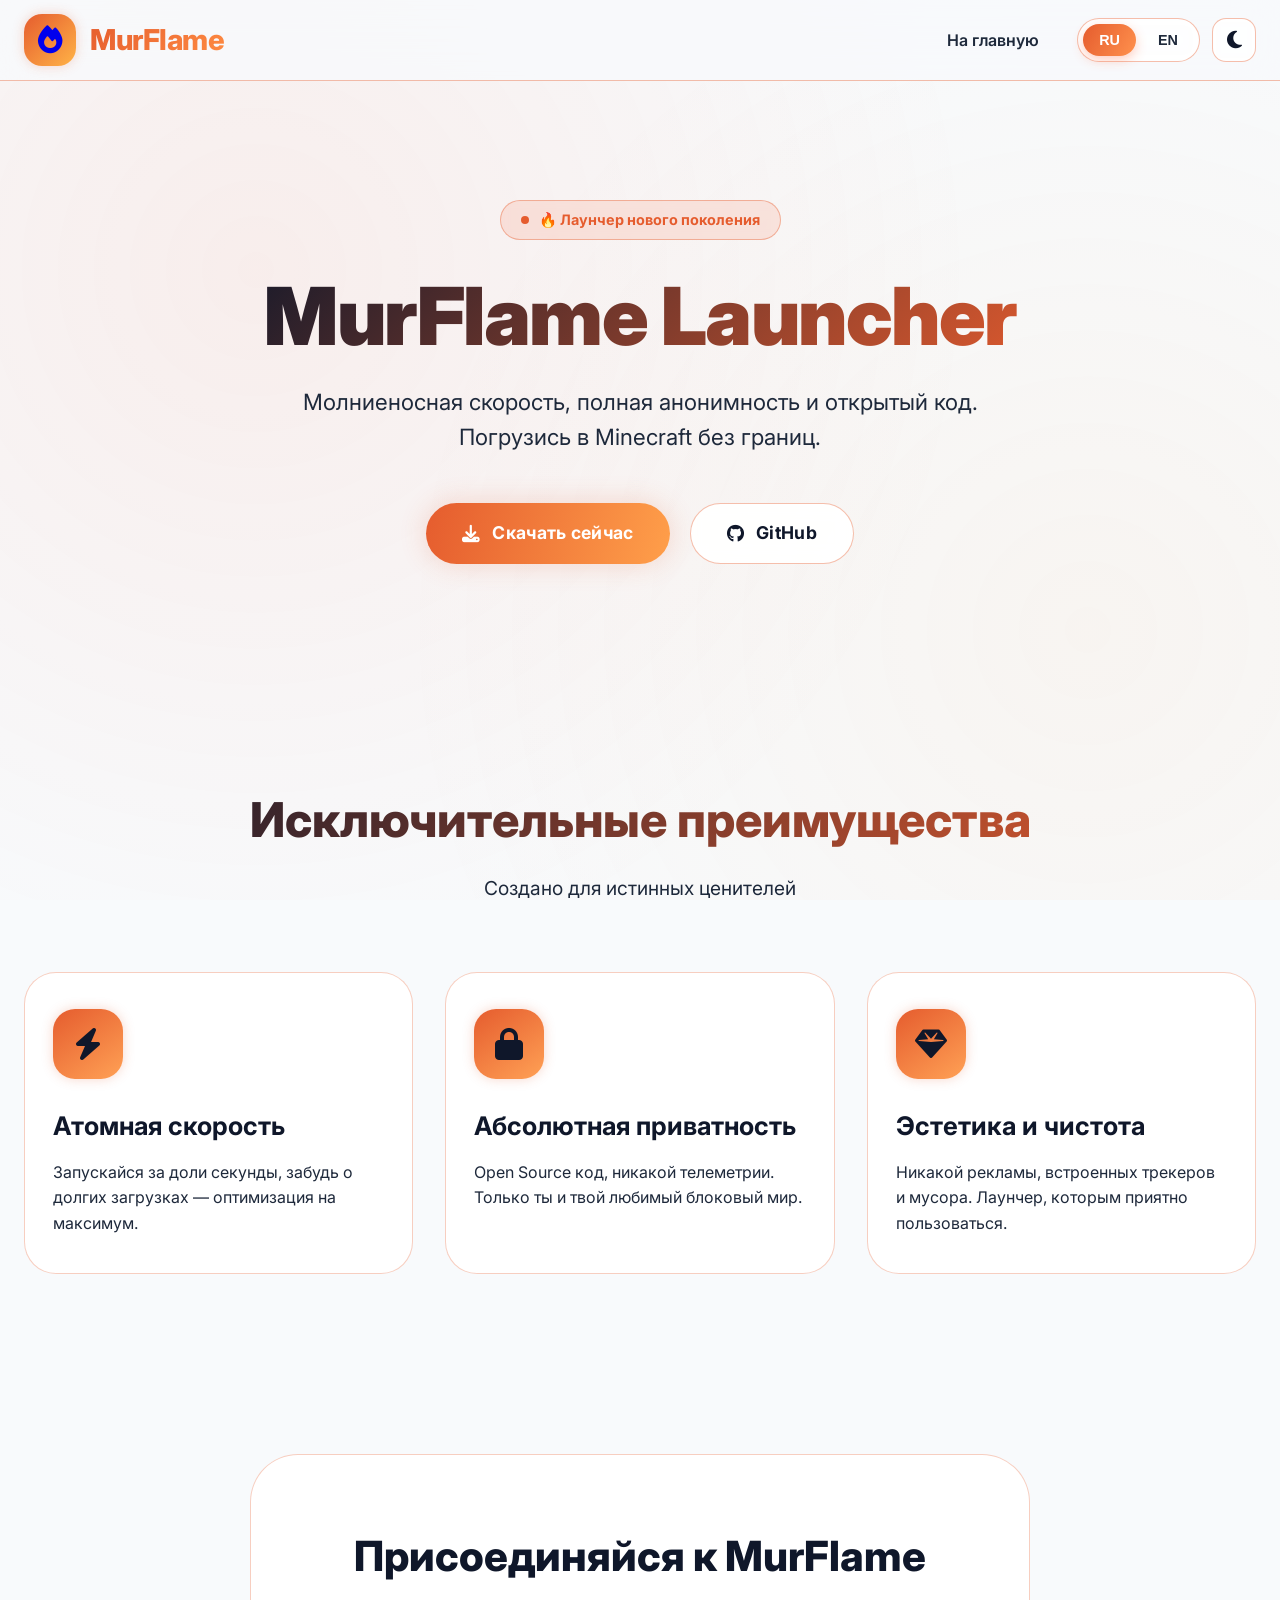
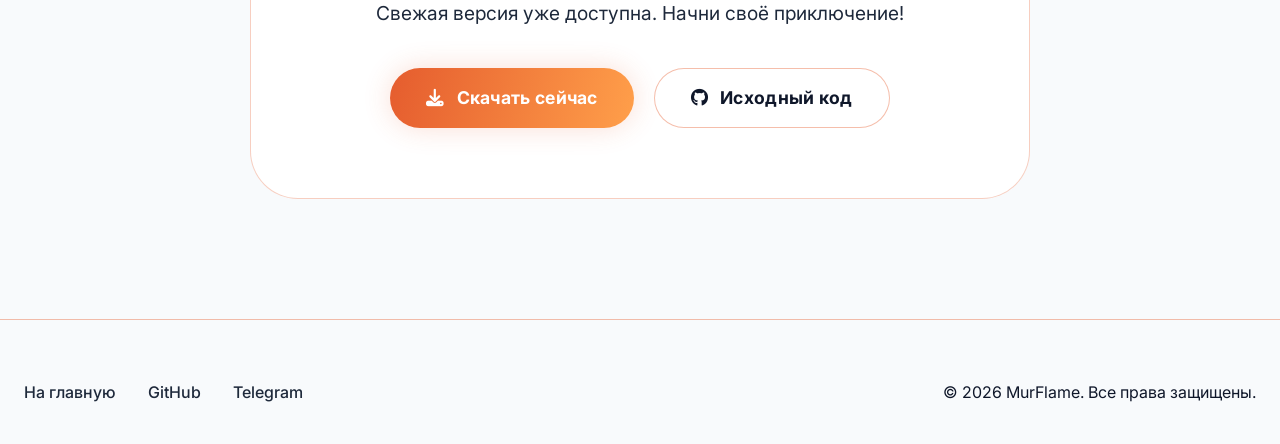
<file: launcher.html>
<!DOCTYPE html>
<html lang="ru">
<head>
    <meta charset="UTF-8">
    <meta name="viewport" content="width=device-width, initial-scale=1.0, viewport-fit=cover">
    <meta name="description" content="MurFlame Launcher — простой и удобный лаунчер для Minecraft">
    <title>MurFlame Launcher | Современный игровой опыт</title>
    <script>
        (function() {
            const stored = localStorage.getItem('mursoft-theme');
            const prefersDark = window.matchMedia && window.matchMedia('(prefers-color-scheme: dark)').matches;
            const dark = stored === 'dark' || (!stored && prefersDark);
            document.documentElement.setAttribute('data-theme', dark ? 'dark' : 'light');
        })();
    </script>
    <style>
        * {
            margin: 0;
            padding: 0;
            box-sizing: border-box;
        }

        :root {
            --bg-primary: #0a0a14;
            --bg-secondary: #11111f;
            --bg-card: rgba(20, 25, 45, 0.85);
            --accent: #ff5e2e;
            --accent-glow: #ff3c00;
            --accent-hover: #ff7a4f;
            --text-primary: #ffffff;
            --text-secondary: #cbd5e6;
            --text-muted: #7e8ba3;
            --border: rgba(255, 107, 53, 0.25);
            --card-border: rgba(255, 107, 53, 0.2);
            --glow-sm: 0 0 12px rgba(255, 94, 46, 0.4);
            --glow: 0 0 30px rgba(255, 94, 46, 0.5);
            --glow-lg: 0 0 60px rgba(255, 94, 46, 0.3);
            --transition: all 0.4s cubic-bezier(0.2, 0.9, 0.4, 1.1);
        }

        [data-theme="light"] {
            --bg-primary: #f8fafc;
            --bg-secondary: #eef2f6;
            --bg-card: rgba(255, 255, 255, 0.92);
            --accent: #e55c2e;
            --accent-glow: #cc4a1e;
            --accent-hover: #ff784e;
            --text-primary: #0f172a;
            --text-secondary: #1e293b;
            --text-muted: #475569;
            --border: rgba(229, 92, 46, 0.4);
            --card-border: rgba(229, 92, 46, 0.3);
            --glow-sm: 0 0 12px rgba(229, 92, 46, 0.25);
            --glow: 0 0 28px rgba(229, 92, 46, 0.2);
            --glow-lg: 0 0 45px rgba(229, 92, 46, 0.15);
        }

        body {
            font-family: 'Inter', 'Segoe UI', system-ui, -apple-system, sans-serif;
            background: var(--bg-primary);
            color: var(--text-primary);
            line-height: 1.5;
            overflow-x: hidden;
            transition: background 0.3s ease, color 0.2s ease;
        }

        body::before {
            content: '';
            position: fixed;
            top: 0;
            left: 0;
            width: 100%;
            height: 100%;
            background: radial-gradient(circle at 20% 30%, rgba(255,94,46,0.08) 0%, transparent 60%),
                        radial-gradient(circle at 85% 70%, rgba(255,159,67,0.06) 0%, transparent 55%);
            pointer-events: none;
            z-index: 0;
        }

        .particles {
            position: fixed;
            top: 0;
            left: 0;
            width: 100%;
            height: 100%;
            pointer-events: none;
            z-index: 0;
            overflow: hidden;
        }

        .particle {
            position: absolute;
            width: 3px;
            height: 3px;
            background: radial-gradient(circle, var(--accent), #ffaa55);
            border-radius: 50%;
            opacity: 0;
            filter: blur(0.8px);
            animation: floatParticle 12s infinite linear;
            box-shadow: 0 0 6px var(--accent);
        }

        @keyframes floatParticle {
            0% {
                transform: translateY(100vh) translateX(0) rotate(0deg);
                opacity: 0;
            }
            15% { opacity: 0.8; }
            85% { opacity: 0.6; }
            100% {
                transform: translateY(-100vh) translateX(40px) rotate(360deg);
                opacity: 0;
            }
        }

        .container {
            max-width: 1280px;
            margin: 0 auto;
            padding: 0 24px;
            position: relative;
            z-index: 2;
        }

        header {
            position: fixed;
            top: 0;
            left: 0;
            right: 0;
            z-index: 1000;
            backdrop-filter: blur(16px);
            background: rgba(10, 10, 20, 0.75);
            border-bottom: 1px solid var(--border);
            transition: all 0.3s ease;
        }

        [data-theme="light"] header {
            background: rgba(248, 250, 252, 0.85);
        }

        .nav {
            display: flex;
            justify-content: space-between;
            align-items: center;
            height: 80px;
        }

        .logo {
            display: flex;
            align-items: center;
            gap: 14px;
            text-decoration: none;
            transition: transform 0.3s ease;
        }

        .logo:hover {
            transform: scale(1.02);
        }

        .logo-icon {
            width: 52px;
            height: 52px;
            background: linear-gradient(135deg, var(--accent), #ffb347);
            border-radius: 18px;
            display: flex;
            align-items: center;
            justify-content: center;
            font-size: 28px;
            box-shadow: var(--glow-sm);
            transition: var(--transition);
            animation: flameFlicker 1.8s infinite alternate;
        }

        @keyframes flameFlicker {
            0% {
                box-shadow: 0 0 0 0 rgba(255,94,46,0.4);
                transform: scale(1);
            }
            100% {
                box-shadow: 0 0 0 6px rgba(255,94,46,0);
                transform: scale(1.02);
            }
        }

        .logo-text {
            font-size: 1.8rem;
            font-weight: 800;
            background: linear-gradient(135deg, var(--accent), #ffbc6e);
            -webkit-background-clip: text;
            background-clip: text;
            -webkit-text-fill-color: transparent;
            letter-spacing: -0.5px;
        }

        [data-theme="light"] .logo-text {
            background: linear-gradient(135deg, #e55c2e, #ff8c42);
            -webkit-background-clip: text;
            background-clip: text;
            -webkit-text-fill-color: transparent;
        }

        .nav-right {
            display: flex;
            align-items: center;
            gap: 20px;
        }

        .nav-link {
            color: var(--text-secondary);
            text-decoration: none;
            font-weight: 600;
            padding: 8px 18px;
            border-radius: 40px;
            transition: var(--transition);
            position: relative;
        }

        .nav-link::after {
            content: '';
            position: absolute;
            bottom: 0;
            left: 50%;
            width: 0;
            height: 2px;
            background: var(--accent);
            transition: 0.3s ease;
            transform: translateX(-50%);
        }

        .nav-link:hover::after {
            width: 70%;
        }

        .nav-link:hover {
            color: var(--accent);
            background: rgba(255, 94, 46, 0.08);
        }

        .controls {
            display: flex;
            gap: 12px;
        }

        .control-btn {
            width: 44px;
            height: 44px;
            border-radius: 14px;
            border: 1px solid var(--border);
            background: var(--bg-card);
            color: var(--text-primary);
            cursor: pointer;
            display: flex;
            align-items: center;
            justify-content: center;
            transition: var(--transition);
            font-size: 20px;
            backdrop-filter: blur(4px);
        }

        .control-btn:hover {
            border-color: var(--accent);
            transform: translateY(-3px);
            box-shadow: var(--glow-sm);
        }

        .lang-switch {
            display: flex;
            gap: 6px;
            background: var(--bg-card);
            border-radius: 40px;
            padding: 5px;
            border: 1px solid var(--border);
            backdrop-filter: blur(8px);
        }

        .lang-btn {
            padding: 6px 16px;
            border: none;
            background: transparent;
            color: var(--text-secondary);
            font-weight: 700;
            cursor: pointer;
            border-radius: 30px;
            transition: var(--transition);
            font-size: 0.9rem;
        }

        .lang-btn.active {
            background: linear-gradient(120deg, var(--accent), #ff914d);
            color: white;
            box-shadow: 0 4px 12px rgba(255,94,46,0.3);
        }

        .hero {
            padding: 200px 0 120px;
            position: relative;
            overflow: hidden;
        }

        .hero-content {
            text-align: center;
            max-width: 880px;
            margin: 0 auto;
            animation: fadeUp 0.9s ease-out;
        }

        @keyframes fadeUp {
            from {
                opacity: 0;
                transform: translateY(35px);
            }
            to {
                opacity: 1;
                transform: translateY(0);
            }
        }

        .hero-badge {
            display: inline-flex;
            align-items: center;
            gap: 10px;
            padding: 8px 20px;
            background: rgba(255, 94, 46, 0.12);
            border: 1px solid var(--border);
            border-radius: 60px;
            color: var(--accent);
            font-weight: 700;
            font-size: 0.9rem;
            margin-bottom: 32px;
            backdrop-filter: blur(4px);
        }

        .hero-badge-dot {
            width: 8px;
            height: 8px;
            background: var(--accent);
            border-radius: 50%;
            animation: ripple 1.8s infinite;
        }

        @keyframes ripple {
            0% { transform: scale(1); opacity: 1; box-shadow: 0 0 0 0 var(--accent);}
            70% { transform: scale(1.4); opacity: 0.6; box-shadow: 0 0 0 6px rgba(255,94,46,0);}
            100% { transform: scale(1); opacity: 1;}
        }

        .hero-title {
            font-size: 5rem;
            font-weight: 900;
            line-height: 1.1;
            margin-bottom: 24px;
            background: linear-gradient(135deg, #FFFFFF 0%, var(--accent) 80%);
            -webkit-background-clip: text;
            background-clip: text;
            -webkit-text-fill-color: transparent;
            letter-spacing: -1.5px;
            animation: titleGlow 3s infinite alternate;
        }

        [data-theme="light"] .hero-title {
            background: linear-gradient(135deg, #0f172a 0%, #e55c2e 100%);
            -webkit-background-clip: text;
            background-clip: text;
            -webkit-text-fill-color: transparent;
        }

        @keyframes titleGlow {
            0% { filter: drop-shadow(0 0 0px rgba(255,94,46,0)); }
            100% { filter: drop-shadow(0 0 8px rgba(255,94,46,0.3)); }
        }

        .hero-subtitle {
            font-size: 1.4rem;
            color: var(--text-secondary);
            margin-bottom: 48px;
            line-height: 1.6;
            max-width: 720px;
            margin-left: auto;
            margin-right: auto;
        }

        .hero-buttons {
            display: flex;
            gap: 20px;
            justify-content: center;
            flex-wrap: wrap;
        }

        .btn {
            display: inline-flex;
            align-items: center;
            gap: 12px;
            padding: 16px 36px;
            border-radius: 60px;
            text-decoration: none;
            font-weight: 700;
            font-size: 1.1rem;
            transition: var(--transition);
            cursor: pointer;
            border: none;
            backdrop-filter: blur(5px);
            letter-spacing: 0.3px;
        }

        .btn-primary {
            background: linear-gradient(105deg, var(--accent), #ff9f4a);
            color: white;
            box-shadow: var(--glow);
            position: relative;
            overflow: hidden;
        }

        .btn-primary::before {
            content: '';
            position: absolute;
            top: 0;
            left: -100%;
            width: 100%;
            height: 100%;
            background: linear-gradient(90deg, transparent, rgba(255,255,255,0.3), transparent);
            transition: left 0.5s ease;
        }

        .btn-primary:hover::before {
            left: 100%;
        }

        .btn-primary:hover {
            transform: translateY(-5px) scale(1.02);
            box-shadow: 0 15px 35px rgba(255,94,46,0.5);
        }

        .btn-secondary {
            background: var(--bg-card);
            color: var(--text-primary);
            border: 1px solid var(--border);
            backdrop-filter: blur(8px);
        }

        .btn-secondary:hover {
            border-color: var(--accent);
            transform: translateY(-5px);
            box-shadow: var(--glow-sm);
            background: rgba(255,94,46,0.05);
        }

        .features {
            padding: 100px 0;
        }

        .section-header {
            text-align: center;
            margin-bottom: 70px;
        }

        .section-title {
            font-size: 3rem;
            font-weight: 800;
            margin-bottom: 18px;
            background: linear-gradient(125deg, var(--text-primary), var(--accent));
            -webkit-background-clip: text;
            background-clip: text;
            -webkit-text-fill-color: transparent;
        }

        .section-subtitle {
            font-size: 1.2rem;
            color: var(--text-secondary);
        }

        .features-grid {
            display: grid;
            grid-template-columns: repeat(auto-fit, minmax(320px, 1fr));
            gap: 32px;
        }

        .feature-card {
            background: var(--bg-card);
            border: 1px solid var(--card-border);
            border-radius: 32px;
            padding: 36px 28px;
            transition: var(--transition);
            position: relative;
            overflow: hidden;
            backdrop-filter: blur(12px);
        }

        .feature-card::before {
            content: '';
            position: absolute;
            top: 0;
            left: 0;
            right: 0;
            height: 4px;
            background: linear-gradient(90deg, var(--accent), #ffb347, var(--accent));
            transform: translateX(-100%);
            transition: transform 0.5s ease;
        }

        .feature-card:hover::before {
            transform: translateX(0);
        }

        .feature-card:hover {
            transform: translateY(-12px) scale(1.01);
            border-color: var(--accent);
            box-shadow: var(--glow-lg);
        }

        .feature-icon {
            width: 70px;
            height: 70px;
            background: linear-gradient(145deg, var(--accent), #ffa155);
            border-radius: 22px;
            display: flex;
            align-items: center;
            justify-content: center;
            font-size: 32px;
            margin-bottom: 28px;
            transition: transform 0.3s ease;
            box-shadow: var(--glow-sm);
        }

        .feature-card:hover .feature-icon {
            transform: rotate(5deg) scale(1.05);
        }

        .feature-title {
            font-size: 1.6rem;
            font-weight: 700;
            margin-bottom: 14px;
        }

        .feature-desc {
            color: var(--text-secondary);
            line-height: 1.6;
        }

        .download {
            padding: 80px 0 120px;
        }

        .download-box {
            background: var(--bg-card);
            border: 1px solid var(--card-border);
            border-radius: 48px;
            padding: 70px 40px;
            text-align: center;
            max-width: 780px;
            margin: 0 auto;
            position: relative;
            transition: var(--transition);
            backdrop-filter: blur(16px);
            overflow: hidden;
        }

        .download-box::before {
            content: '';
            position: absolute;
            inset: 0;
            background: radial-gradient(circle at 30% 20%, rgba(255,94,46,0.2), transparent 70%);
            opacity: 0;
            transition: opacity 0.5s;
        }

        .download-box:hover::before {
            opacity: 1;
        }

        .download-box:hover {
            transform: scale(1.01);
            border-color: var(--accent);
            box-shadow: var(--glow);
        }

        .download-title {
            font-size: 2.6rem;
            font-weight: 800;
            margin-bottom: 12px;
        }

        .download-subtitle {
            font-size: 1.2rem;
            color: var(--text-secondary);
            margin-bottom: 40px;
        }

        .download-buttons {
            display: flex;
            gap: 20px;
            justify-content: center;
            flex-wrap: wrap;
        }

        footer {
            padding: 60px 0 40px;
            border-top: 1px solid var(--border);
            position: relative;
            z-index: 2;
        }

        .footer-content {
            display: flex;
            justify-content: space-between;
            align-items: center;
            flex-wrap: wrap;
            gap: 20px;
        }

        .footer-links {
            display: flex;
            gap: 32px;
        }

        .footer-link {
            color: var(--text-secondary);
            text-decoration: none;
            transition: var(--transition);
            font-weight: 500;
        }

        .footer-link:hover {
            color: var(--accent);
            transform: translateY(-2px);
        }

        @media (max-width: 768px) {
            .hero-title {
                font-size: 2.8rem;
            }
            .hero-subtitle {
                font-size: 1.1rem;
            }
            .nav-link {
                display: none;
            }
            .download-box {
                padding: 40px 24px;
            }
            .section-title {
                font-size: 2.2rem;
            }
            .features-grid {
                grid-template-columns: 1fr;
            }
            .hero {
                padding: 160px 0 80px;
            }
        }
    </style>
    <link href="https://fonts.googleapis.com/css2?family=Inter:wght@400;500;600;700;800;900&display=swap" rel="stylesheet">
    <link rel="stylesheet" href="https://cdnjs.cloudflare.com/ajax/libs/font-awesome/6.4.0/css/all.min.css">
</head>
<body>
    <div class="particles" id="particles"></div>

    <header id="mainHeader">
        <div class="container">
            <nav class="nav">
                <a href="#" class="logo">
                    <div class="logo-icon">
                        <i class="fas fa-fire"></i>
                    </div>
                    <span class="logo-text">MurFlame</span>
                </a>
                <div class="nav-right">
                    <!-- Файлы в одной папке, поэтому просто index.html -->
                    <a href="index.html" class="nav-link" data-i18n="mf.back">На главную</a>
                    <div class="controls">
                        <div class="lang-switch">
                            <button class="lang-btn active" data-lang="ru">RU</button>
                            <button class="lang-btn" data-lang="en">EN</button>
                        </div>
                        <button class="control-btn" id="themeToggle" aria-label="Toggle theme">
                            <i class="fas fa-moon" id="themeIcon"></i>
                        </button>
                    </div>
                </div>
            </nav>
        </div>
    </header>

    <main>
        <section class="hero">
            <div class="container">
                <div class="hero-content">
                    <div class="hero-badge">
                        <span class="hero-badge-dot"></span>
                        <span data-i18n="mf.badge">🔥 Лаунчер нового поколения</span>
                    </div>
                    <h1 class="hero-title" data-i18n="mf.title">MurFlame Launcher</h1>
                    <p class="hero-subtitle" data-i18n="mf.subtitle">Молниеносная скорость, полная анонимность и открытый код. Погрузись в Minecraft без границ.</p>
                    <div class="hero-buttons">
                        <a href="https://github.com/Barsik-topYT/MurFlameLauncher/releases/download/MurFlame08.06.26/MurFlame_Launcher.exe" class="btn btn-primary" target="_blank">
                            <i class="fas fa-download"></i>
                            <span data-i18n="mf.download">Скачать сейчас</span>
                        </a>
                        <a href="https://github.com/Barsik-topYT/MurFlameLauncher" class="btn btn-secondary" target="_blank">
                            <i class="fab fa-github"></i>
                            <span data-i18n="mf.github">GitHub</span>
                        </a>
                    </div>
                </div>
            </div>
        </section>

        <section class="features">
            <div class="container">
                <div class="section-header">
                    <h2 class="section-title" data-i18n="mf.features.title">Исключительные преимущества</h2>
                    <p class="section-subtitle" data-i18n="mf.features.subtitle">Создано для истинных ценителей</p>
                </div>
                <div class="features-grid">
                    <div class="feature-card">
                        <div class="feature-icon"><i class="fas fa-bolt"></i></div>
                        <h3 class="feature-title" data-i18n="mf.f1.title">Атомная скорость</h3>
                        <p class="feature-desc" data-i18n="mf.f1.desc">Запускайся за доли секунды, забудь о долгих загрузках — оптимизация на максимум.</p>
                    </div>
                    <div class="feature-card">
                        <div class="feature-icon"><i class="fas fa-lock"></i></div>
                        <h3 class="feature-title" data-i18n="mf.f2.title">Абсолютная приватность</h3>
                        <p class="feature-desc" data-i18n="mf.f2.desc">Open Source код, никакой телеметрии. Только ты и твой любимый блоковый мир.</p>
                    </div>
                    <div class="feature-card">
                        <div class="feature-icon"><i class="fas fa-gem"></i></div>
                        <h3 class="feature-title" data-i18n="mf.f3.title">Эстетика и чистота</h3>
                        <p class="feature-desc" data-i18n="mf.f3.desc">Никакой рекламы, встроенных трекеров и мусора. Лаунчер, которым приятно пользоваться.</p>
                    </div>
                </div>
            </div>
        </section>

        <section class="download">
            <div class="container">
                <div class="download-box">
                    <h2 class="download-title" data-i18n="mf.download.title">Присоединяйся к MurFlame</h2>
                    <p class="download-subtitle" data-i18n="mf.download.subtitle">Свежая версия уже доступна. Начни своё приключение!</p>
                    <div class="download-buttons">
                        <a href="https://github.com/Barsik-topYT/MurFlameLauncher/releases/download/MurFlame08.06.26/MurFlame_Launcher.exe" class="btn btn-primary" target="_blank">
                            <i class="fas fa-download"></i>
                            <span data-i18n="mf.download">Windows версия</span>
                        </a>
                        <a href="https://github.com/Barsik-topYT/MurFlameLauncher" class="btn btn-secondary" target="_blank">
                            <i class="fab fa-github"></i>
                            <span data-i18n="mf.source">Исходный код</span>
                        </a>
                    </div>
                </div>
            </div>
        </section>
    </main>

    <footer>
        <div class="container">
            <div class="footer-content">
                <div class="footer-links">
                    <!-- Файлы в одной папке, поэтому index.html -->
                    <a href="index.html" class="footer-link" data-i18n="mf.mainSite">На главную</a>
                    <a href="https://github.com/Barsik-topYT" class="footer-link" target="_blank">GitHub</a>
                    <a href="https://t.me/MurSoftware" class="footer-link" target="_blank">Telegram</a>
                </div>
                <p class="footer-copyright">© 2026 MurFlame. Все права защищены.</p>
            </div>
        </div>
    </footer>

    <script>
        // ==================== ПЕРЕВОДЫ ====================
        const translations = {
            ru: {
                'mf.back': 'На главную',
                'mf.badge': '🔥 Лаунчер нового поколения',
                'mf.title': 'MurFlame Launcher',
                'mf.subtitle': 'Молниеносная скорость, полная анонимность и открытый код. Погрузись в Minecraft без границ.',
                'mf.download': 'Скачать сейчас',
                'mf.github': 'GitHub',
                'mf.features.title': 'Исключительные преимущества',
                'mf.features.subtitle': 'Создано для истинных ценителей',
                'mf.f1.title': 'Атомная скорость',
                'mf.f1.desc': 'Запускайся за доли секунды, забудь о долгих загрузках — оптимизация на максимум.',
                'mf.f2.title': 'Абсолютная приватность',
                'mf.f2.desc': 'Open Source код, никакой телеметрии. Только ты и твой любимый блоковый мир.',
                'mf.f3.title': 'Эстетика и чистота',
                'mf.f3.desc': 'Никакой рекламы, встроенных трекеров и мусора. Лаунчер, которым приятно пользоваться.',
                'mf.download.title': 'Присоединяйся к MurFlame',
                'mf.download.subtitle': 'Свежая версия уже доступна. Начни своё приключение!',
                'mf.source': 'Исходный код',
                'mf.mainSite': 'На главную'
            },
            en: {
                'mf.back': 'Home',
                'mf.badge': '🔥 Next-gen Launcher',
                'mf.title': 'MurFlame Launcher',
                'mf.subtitle': 'Lightning speed, absolute privacy, open source. Dive into Minecraft without limits.',
                'mf.download': 'Download Now',
                'mf.github': 'GitHub',
                'mf.features.title': 'Exceptional Benefits',
                'mf.features.subtitle': 'Crafted for true enthusiasts',
                'mf.f1.title': 'Atomic Speed',
                'mf.f1.desc': 'Launch in a split second, forget long loading times — max optimization.',
                'mf.f2.title': 'Absolute Privacy',
                'mf.f2.desc': 'Open source code, zero telemetry. Just you and your beloved blocky world.',
                'mf.f3.title': 'Clean Aesthetics',
                'mf.f3.desc': 'No ads, no trackers, no clutter. A launcher you\'ll love to use.',
                'mf.download.title': 'Join MurFlame',
                'mf.download.subtitle': 'Latest version available now. Start your adventure!',
                'mf.source': 'Source Code',
                'mf.mainSite': 'Home'
            }
        };

        let currentLang = localStorage.getItem('mursoft-lang') || 'ru';

        function applyTranslations() {
            document.querySelectorAll('[data-i18n]').forEach(el => {
                const key = el.getAttribute('data-i18n');
                if (translations[currentLang] && translations[currentLang][key]) {
                    el.innerText = translations[currentLang][key];
                } else if (translations['ru'][key]) {
                    el.innerText = translations['ru'][key];
                }
            });
        }

        function setLang(lang) {
            if (translations[lang]) {
                currentLang = lang;
                localStorage.setItem('mursoft-lang', lang);
                applyTranslations();
                document.querySelectorAll('.lang-btn').forEach(btn => {
                    if (btn.getAttribute('data-lang') === lang) btn.classList.add('active');
                    else btn.classList.remove('active');
                });
            }
        }

        // ==================== ТЕМА ====================
        const themeToggle = document.getElementById('themeToggle');
        const themeIcon = document.getElementById('themeIcon');

        function updateThemeIcon() {
            const isDark = document.documentElement.getAttribute('data-theme') === 'dark';
            themeIcon.className = isDark ? 'fas fa-sun' : 'fas fa-moon';
        }

        themeToggle.addEventListener('click', () => {
            const isDark = document.documentElement.getAttribute('data-theme') === 'dark';
            const newTheme = isDark ? 'light' : 'dark';
            document.documentElement.setAttribute('data-theme', newTheme);
            localStorage.setItem('mursoft-theme', newTheme);
            updateThemeIcon();
            applyTranslations();
        });

        updateThemeIcon();

        // ==================== ЯЗЫК ====================
        document.querySelectorAll('.lang-btn').forEach(btn => {
            btn.addEventListener('click', () => {
                const lang = btn.getAttribute('data-lang');
                setLang(lang);
            });
        });

        // ==================== ЧАСТИЦЫ ====================
        const particlesContainer = document.getElementById('particles');
        function createParticle() {
            const particle = document.createElement('div');
            particle.className = 'particle';
            const size = Math.random() * 5 + 2;
            particle.style.width = size + 'px';
            particle.style.height = size + 'px';
            particle.style.left = Math.random() * 100 + '%';
            particle.style.animationDuration = (Math.random() * 12 + 8) + 's';
            particle.style.animationDelay = Math.random() * 4 + 's';
            particle.style.background = `radial-gradient(circle, var(--accent), #ffaa66)`;
            particlesContainer.appendChild(particle);
            setTimeout(() => particle.remove(), 18000);
        }
        for (let i = 0; i < 45; i++) setTimeout(createParticle, i * 150);
        setInterval(createParticle, 400);

        // ==================== ИНИЦИАЛИЗАЦИЯ ====================
        applyTranslations();

        // Хедер при скролле
        window.addEventListener('scroll', () => {
            const header = document.querySelector('header');
            if (window.scrollY > 50) {
                header.style.background = document.documentElement.getAttribute('data-theme') === 'dark' ? 'rgba(10,10,20,0.9)' : 'rgba(248,250,252,0.92)';
                header.style.backdropFilter = 'blur(20px)';
            } else {
                header.style.background = '';
            }
        });
    </script>
</body>
</html>
</file>
